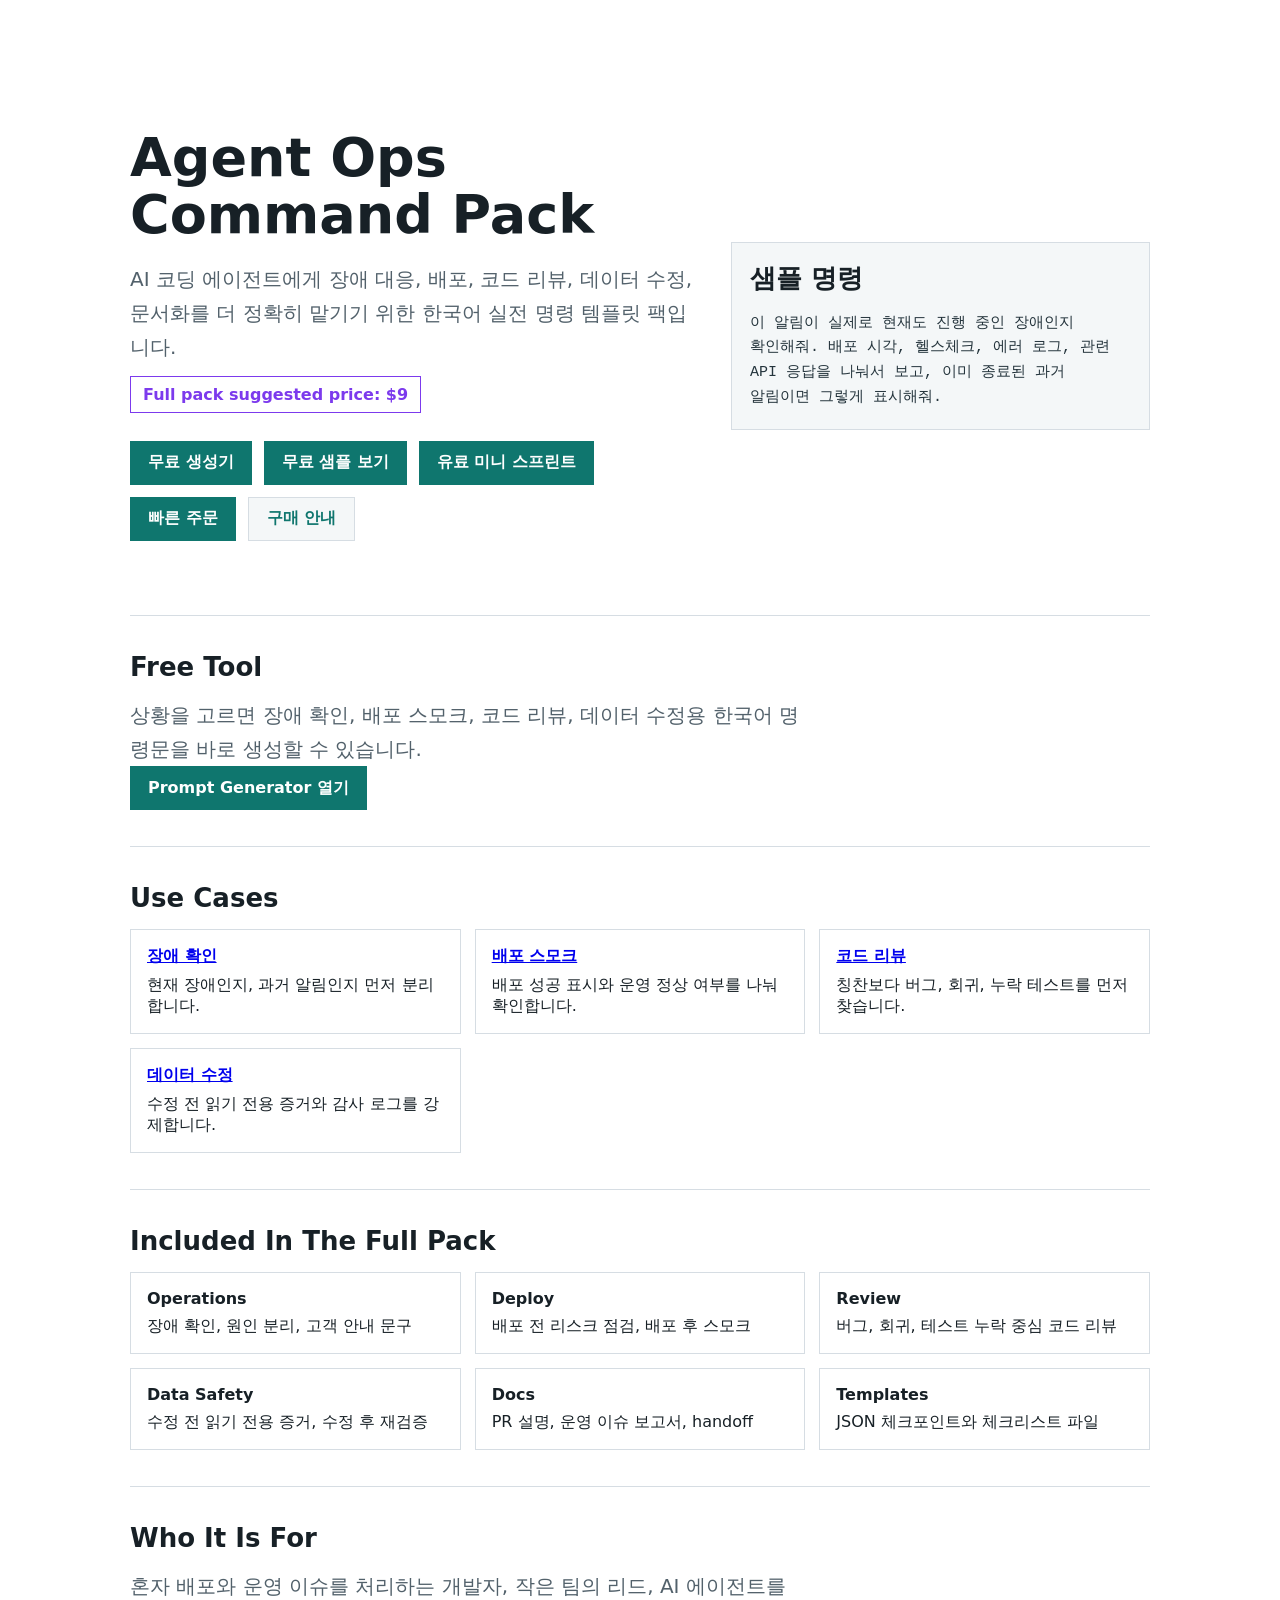
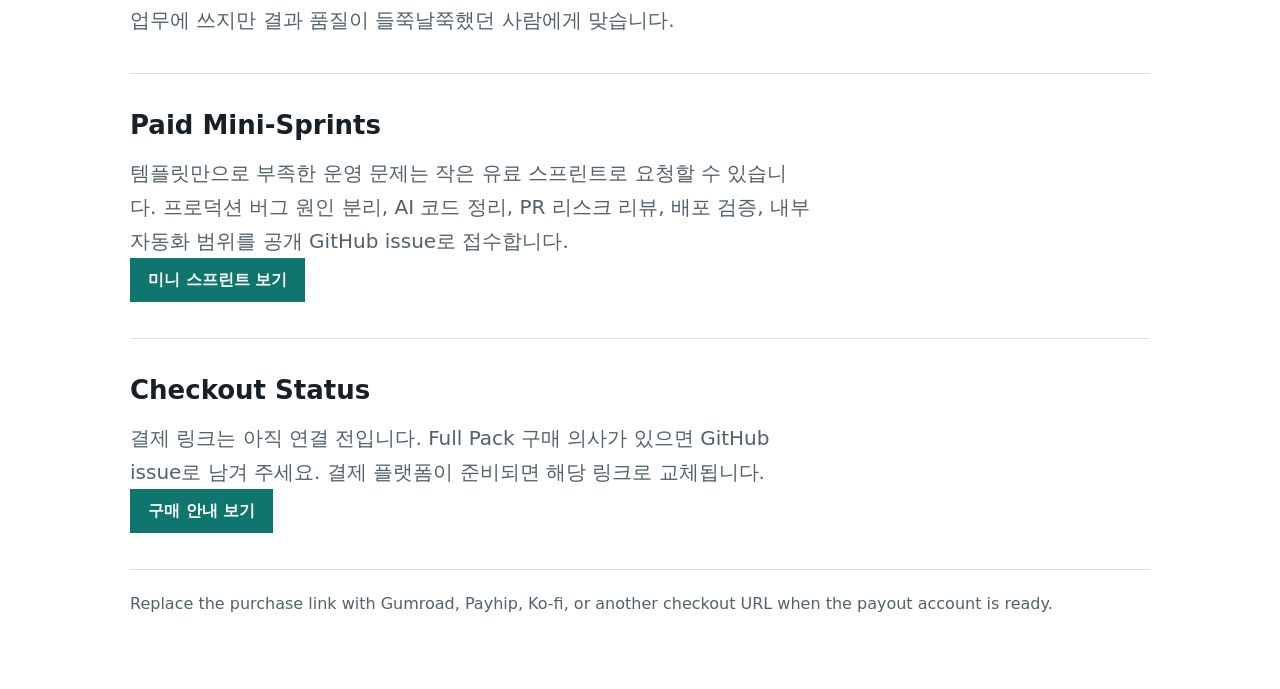
<file: index.html>
<!doctype html>
<html lang="ko">
  <head>
    <meta charset="utf-8" />
    <meta name="viewport" content="width=device-width, initial-scale=1" />
    <meta
      name="description"
      content="AI 코딩 에이전트에게 장애 대응, 배포, 코드 리뷰, 데이터 수정, 문서화를 맡길 때 쓰는 한국어 명령 템플릿 팩."
    />
    <link rel="canonical" href="https://mysubb01.github.io/agent-ops-command-pack-teaser/" />
    <meta property="og:type" content="product" />
    <meta property="og:title" content="Agent Ops Command Pack" />
    <meta
      property="og:description"
      content="AI 코딩 에이전트에게 운영 업무를 더 정확히 맡기기 위한 한국어 명령 템플릿 팩. Suggested launch price: 9 USD."
    />
    <meta property="og:url" content="https://mysubb01.github.io/agent-ops-command-pack-teaser/" />
    <meta name="twitter:card" content="summary" />
    <meta name="twitter:title" content="Agent Ops Command Pack" />
    <meta
      name="twitter:description"
      content="장애 대응, 배포, 코드 리뷰, 데이터 수정용 한국어 AI 에이전트 명령 템플릿 팩."
    />
    <script type="application/ld+json">
      {
        "@context": "https://schema.org",
        "@type": "Product",
        "name": "Agent Ops Command Pack",
        "description": "Korean command templates for using AI coding agents in incident triage, deployment checks, code review, data correction, and handoff workflows.",
        "brand": {
          "@type": "Brand",
          "name": "Agent Ops"
        },
        "url": "https://mysubb01.github.io/agent-ops-command-pack-teaser/",
        "offers": {
          "@type": "Offer",
          "price": "9",
          "priceCurrency": "USD",
          "availability": "https://schema.org/PreOrder",
          "url": "https://github.com/mysubb01/agent-ops-command-pack-teaser/issues/new?template=purchase-interest.yml"
        }
      }
    </script>
    <title>Agent Ops Command Pack</title>
    <style>
      :root {
        color-scheme: light;
        --ink: #172026;
        --muted: #52616b;
        --line: #d6dde3;
        --surface: #ffffff;
        --soft: #f4f7f8;
        --accent: #0f766e;
        --accent-2: #7c3aed;
      }
      * {
        box-sizing: border-box;
      }
      body {
        margin: 0;
        font-family: ui-sans-serif, system-ui, -apple-system, BlinkMacSystemFont, "Segoe UI", sans-serif;
        color: var(--ink);
        background: var(--surface);
      }
      main {
        max-width: 1060px;
        margin: 0 auto;
        padding: 56px 20px 76px;
      }
      .hero {
        display: grid;
        grid-template-columns: minmax(0, 1.15fr) minmax(320px, 0.85fr);
        gap: 34px;
        align-items: center;
        min-height: 560px;
        border-bottom: 1px solid var(--line);
      }
      h1 {
        margin: 0 0 18px;
        font-size: 54px;
        line-height: 1.05;
        letter-spacing: 0;
      }
      .lead {
        margin: 0;
        max-width: 680px;
        color: var(--muted);
        font-size: 20px;
        line-height: 1.7;
      }
      .actions {
        display: flex;
        flex-wrap: wrap;
        gap: 12px;
        margin-top: 28px;
      }
      a.button,
      a.cta {
        display: inline-flex;
        align-items: center;
        justify-content: center;
        min-height: 44px;
        padding: 0 18px;
        color: #fff;
        background: var(--accent);
        text-decoration: none;
        font-weight: 800;
      }
      a.button.secondary {
        color: var(--accent);
        background: var(--soft);
        border: 1px solid var(--line);
      }
      .preview {
        border: 1px solid var(--line);
        background: var(--soft);
        padding: 18px;
      }
      .preview h2 {
        margin-top: 0;
      }
      pre {
        margin: 0;
        white-space: pre-wrap;
        word-break: keep-all;
        line-height: 1.65;
        font-size: 15px;
        color: #24343c;
      }
      section {
        padding: 36px 0;
        border-bottom: 1px solid var(--line);
      }
      h2 {
        margin: 0 0 16px;
        font-size: 26px;
      }
      .grid {
        display: grid;
        grid-template-columns: repeat(3, minmax(0, 1fr));
        gap: 14px;
      }
      .cell {
        border: 1px solid var(--line);
        padding: 16px;
        background: #fff;
      }
      .cell strong {
        display: block;
        margin-bottom: 8px;
      }
      .price {
        display: inline-flex;
        margin-top: 12px;
        padding: 8px 12px;
        border: 1px solid var(--accent-2);
        color: var(--accent-2);
        font-weight: 800;
      }
      footer {
        padding-top: 24px;
        color: var(--muted);
      }
      @media (max-width: 780px) {
        .hero {
          grid-template-columns: 1fr;
          min-height: auto;
          padding-bottom: 34px;
        }
        h1 {
          font-size: 40px;
        }
        .grid {
          grid-template-columns: 1fr;
        }
      }
    </style>
  </head>
  <body>
    <main>
      <div class="hero">
        <div>
          <h1>Agent Ops Command Pack</h1>
          <p class="lead">
            AI 코딩 에이전트에게 장애 대응, 배포, 코드 리뷰, 데이터 수정, 문서화를 더 정확히 맡기기 위한 한국어 실전 명령 템플릿 팩입니다.
          </p>
          <div class="price">Full pack suggested price: $9</div>
          <div class="actions">
            <a class="button" href="generator.html">무료 생성기</a>
            <a class="button" href="samples.md">무료 샘플 보기</a>
            <a class="button" href="service.html">유료 미니 스프린트</a>
            <a class="button" href="order.html">빠른 주문</a>
            <a class="button secondary" href="buy.html">구매 안내</a>
          </div>
        </div>
        <div class="preview">
          <h2>샘플 명령</h2>
          <pre>이 알림이 실제로 현재도 진행 중인 장애인지 확인해줘. 배포 시각, 헬스체크, 에러 로그, 관련 API 응답을 나눠서 보고, 이미 종료된 과거 알림이면 그렇게 표시해줘.</pre>
        </div>
      </div>

      <section>
        <h2>Free Tool</h2>
        <p class="lead">
          상황을 고르면 장애 확인, 배포 스모크, 코드 리뷰, 데이터 수정용 한국어 명령문을 바로 생성할 수 있습니다.
        </p>
        <a class="cta" href="generator.html">Prompt Generator 열기</a>
      </section>

      <section>
        <h2>Use Cases</h2>
        <div class="grid">
          <div class="cell"><strong><a href="pages/incident-triage.html">장애 확인</a></strong>현재 장애인지, 과거 알림인지 먼저 분리합니다.</div>
          <div class="cell"><strong><a href="pages/deploy-smoke.html">배포 스모크</a></strong>배포 성공 표시와 운영 정상 여부를 나눠 확인합니다.</div>
          <div class="cell"><strong><a href="pages/code-review.html">코드 리뷰</a></strong>칭찬보다 버그, 회귀, 누락 테스트를 먼저 찾습니다.</div>
          <div class="cell"><strong><a href="pages/data-correction.html">데이터 수정</a></strong>수정 전 읽기 전용 증거와 감사 로그를 강제합니다.</div>
        </div>
      </section>

      <section>
        <h2>Included In The Full Pack</h2>
        <div class="grid">
          <div class="cell"><strong>Operations</strong>장애 확인, 원인 분리, 고객 안내 문구</div>
          <div class="cell"><strong>Deploy</strong>배포 전 리스크 점검, 배포 후 스모크</div>
          <div class="cell"><strong>Review</strong>버그, 회귀, 테스트 누락 중심 코드 리뷰</div>
          <div class="cell"><strong>Data Safety</strong>수정 전 읽기 전용 증거, 수정 후 재검증</div>
          <div class="cell"><strong>Docs</strong>PR 설명, 운영 이슈 보고서, handoff</div>
          <div class="cell"><strong>Templates</strong>JSON 체크포인트와 체크리스트 파일</div>
        </div>
      </section>

      <section>
        <h2>Who It Is For</h2>
        <p class="lead">
          혼자 배포와 운영 이슈를 처리하는 개발자, 작은 팀의 리드, AI 에이전트를 업무에 쓰지만 결과 품질이 들쭉날쭉했던 사람에게 맞습니다.
        </p>
      </section>

      <section>
        <h2>Paid Mini-Sprints</h2>
        <p class="lead">
          템플릿만으로 부족한 운영 문제는 작은 유료 스프린트로 요청할 수 있습니다. 프로덕션 버그 원인 분리, AI 코드 정리, PR 리스크 리뷰, 배포 검증, 내부 자동화 범위를 공개 GitHub issue로 접수합니다.
        </p>
        <a class="cta" href="service.html">미니 스프린트 보기</a>
      </section>

      <section>
        <h2>Checkout Status</h2>
        <p class="lead">
          결제 링크는 아직 연결 전입니다. Full Pack 구매 의사가 있으면 GitHub issue로 남겨 주세요. 결제 플랫폼이 준비되면 해당 링크로 교체됩니다.
        </p>
        <a class="cta" href="buy.html">구매 안내 보기</a>
      </section>

      <footer>
        Replace the purchase link with Gumroad, Payhip, Ko-fi, or another checkout URL when the payout account is ready.
      </footer>
    </main>
  </body>
</html>
</file>
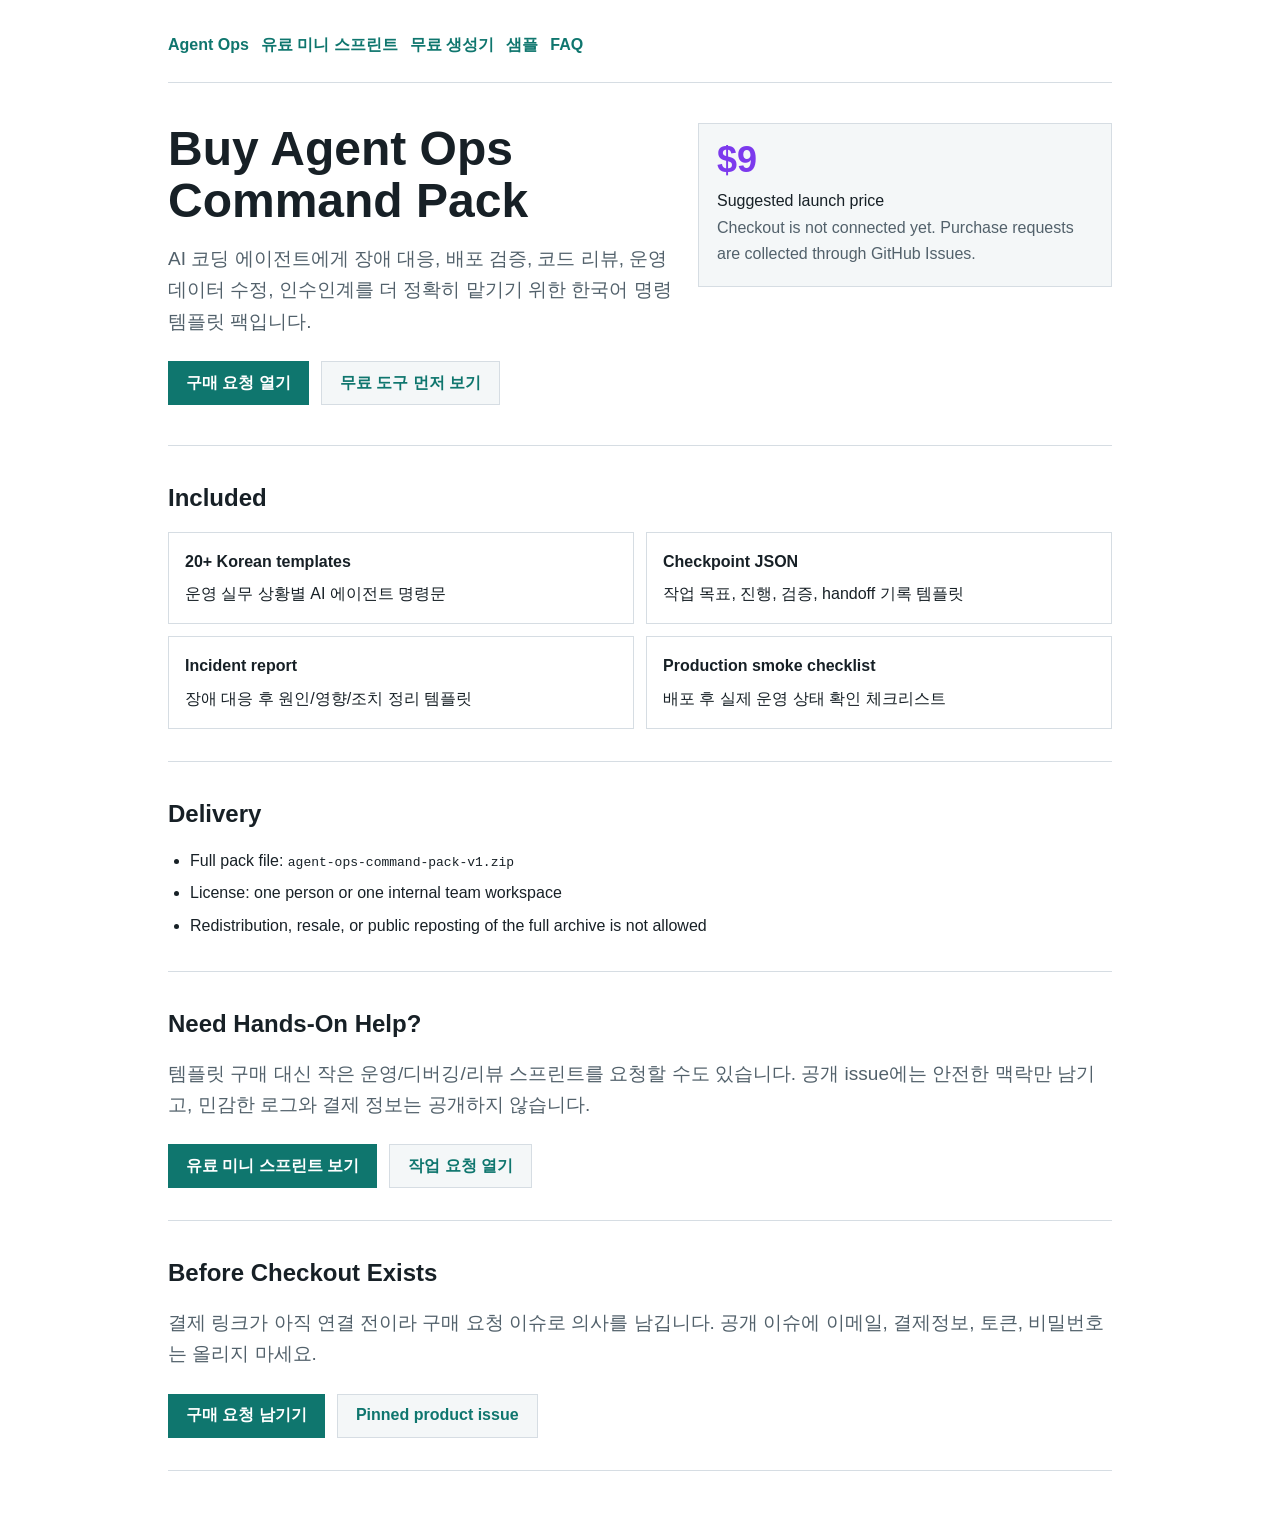
<file: buy.html>
<!doctype html>
<html lang="ko">
  <head>
    <meta charset="utf-8" />
    <meta name="viewport" content="width=device-width, initial-scale=1" />
    <meta
      name="description"
      content="Agent Ops Command Pack 구매 안내. 한국어 AI 에이전트 운영 명령 템플릿 전체 팩 구성, 가격, 라이선스, 구매 요청 방법."
    />
    <link rel="canonical" href="https://mysubb01.github.io/agent-ops-command-pack-teaser/buy.html" />
    <meta property="og:type" content="product" />
    <meta property="og:title" content="Buy Agent Ops Command Pack" />
    <meta property="og:description" content="20+ Korean AI-agent operations templates. Suggested launch price: 9 USD." />
    <meta property="og:url" content="https://mysubb01.github.io/agent-ops-command-pack-teaser/buy.html" />
    <meta name="twitter:card" content="summary" />
    <meta name="twitter:title" content="Buy Agent Ops Command Pack" />
    <meta name="twitter:description" content="가격, 구성, 라이선스, 구매 요청 방법을 확인하세요." />
    <script type="application/ld+json">
      {
        "@context": "https://schema.org",
        "@type": "Product",
        "name": "Agent Ops Command Pack",
        "description": "Korean command templates for AI coding agent operations workflows.",
        "url": "https://mysubb01.github.io/agent-ops-command-pack-teaser/buy.html",
        "offers": {
          "@type": "Offer",
          "price": "9",
          "priceCurrency": "USD",
          "availability": "https://schema.org/PreOrder",
          "url": "https://github.com/mysubb01/agent-ops-command-pack-teaser/issues/new?template=purchase-interest.yml"
        }
      }
    </script>
    <title>Buy Agent Ops Command Pack</title>
    <style>
      :root {
        color-scheme: light;
        --ink: #172026;
        --muted: #52616b;
        --line: #d6dde3;
        --surface: #ffffff;
        --soft: #f4f7f8;
        --accent: #0f766e;
        --accent-2: #7c3aed;
        --focus: #2563eb;
      }
      * {
        box-sizing: border-box;
      }
      body {
        margin: 0;
        font-family: ui-sans-serif, "Avenir Next", "Segoe UI", sans-serif;
        color: var(--ink);
        background: var(--surface);
        line-height: 1.65;
      }
      main {
        max-width: 980px;
        margin: 0 auto;
        padding: 32px 18px 64px;
      }
      nav {
        display: flex;
        flex-wrap: wrap;
        gap: 12px;
        padding-bottom: 24px;
        border-bottom: 1px solid var(--line);
      }
      nav a,
      a {
        color: var(--accent);
      }
      nav a {
        font-weight: 760;
        text-decoration: none;
      }
      a:focus-visible {
        outline: 3px solid color-mix(in srgb, var(--focus) 28%, transparent);
        outline-offset: 3px;
      }
      .hero {
        display: grid;
        grid-template-columns: minmax(0, 1.1fr) minmax(260px, 0.9fr);
        gap: 24px;
        align-items: start;
        padding: 40px 0;
        border-bottom: 1px solid var(--line);
      }
      h1 {
        margin: 0 0 16px;
        font-size: 48px;
        line-height: 1.08;
        letter-spacing: 0;
      }
      h2 {
        margin: 0 0 14px;
        font-size: 24px;
      }
      p {
        margin: 0;
      }
      .lead {
        color: var(--muted);
        font-size: 19px;
      }
      .price {
        border: 1px solid var(--line);
        background: var(--soft);
        padding: 18px;
      }
      .price strong {
        display: block;
        color: var(--accent-2);
        font-size: 36px;
        line-height: 1;
        margin-bottom: 10px;
      }
      .actions {
        display: flex;
        flex-wrap: wrap;
        gap: 12px;
        margin-top: 24px;
      }
      .button {
        display: inline-flex;
        align-items: center;
        justify-content: center;
        min-height: 44px;
        padding: 0 18px;
        color: #ffffff;
        background: var(--accent);
        text-decoration: none;
        font-weight: 800;
      }
      .button.secondary {
        color: var(--accent);
        background: var(--soft);
        border: 1px solid var(--line);
      }
      section {
        padding: 32px 0;
        border-bottom: 1px solid var(--line);
      }
      .grid {
        display: grid;
        grid-template-columns: repeat(2, minmax(0, 1fr));
        gap: 12px;
      }
      .cell {
        border: 1px solid var(--line);
        padding: 16px;
      }
      .cell strong {
        display: block;
        margin-bottom: 6px;
      }
      ul {
        margin: 0;
        padding-left: 22px;
      }
      li + li {
        margin-top: 6px;
      }
      .note {
        color: var(--muted);
      }
      @media (max-width: 720px) {
        .hero,
        .grid {
          grid-template-columns: 1fr;
        }
        h1 {
          font-size: 36px;
        }
      }
    </style>
  </head>
  <body>
    <main>
      <nav aria-label="Product links">
        <a href="index.html">Agent Ops</a>
        <a href="service.html">유료 미니 스프린트</a>
        <a href="generator.html">무료 생성기</a>
        <a href="samples.md">샘플</a>
        <a href="FAQ.md">FAQ</a>
      </nav>

      <div class="hero">
        <div>
          <h1>Buy Agent Ops Command Pack</h1>
          <p class="lead">
            AI 코딩 에이전트에게 장애 대응, 배포 검증, 코드 리뷰, 운영 데이터 수정, 인수인계를 더 정확히 맡기기 위한 한국어 명령 템플릿 팩입니다.
          </p>
          <div class="actions">
            <a class="button" href="https://github.com/mysubb01/agent-ops-command-pack-teaser/issues/new?template=purchase-interest.yml">구매 요청 열기</a>
            <a class="button secondary" href="https://mysubb01.github.io/agent-ops-prompt-generator/">무료 도구 먼저 보기</a>
          </div>
        </div>
        <aside class="price" aria-label="Price and delivery">
          <strong>$9</strong>
          <p>Suggested launch price</p>
          <p class="note">Checkout is not connected yet. Purchase requests are collected through GitHub Issues.</p>
        </aside>
      </div>

      <section>
        <h2>Included</h2>
        <div class="grid">
          <div class="cell"><strong>20+ Korean templates</strong>운영 실무 상황별 AI 에이전트 명령문</div>
          <div class="cell"><strong>Checkpoint JSON</strong>작업 목표, 진행, 검증, handoff 기록 템플릿</div>
          <div class="cell"><strong>Incident report</strong>장애 대응 후 원인/영향/조치 정리 템플릿</div>
          <div class="cell"><strong>Production smoke checklist</strong>배포 후 실제 운영 상태 확인 체크리스트</div>
        </div>
      </section>

      <section>
        <h2>Delivery</h2>
        <ul>
          <li>Full pack file: <code>agent-ops-command-pack-v1.zip</code></li>
          <li>License: one person or one internal team workspace</li>
          <li>Redistribution, resale, or public reposting of the full archive is not allowed</li>
        </ul>
      </section>

      <section>
        <h2>Need Hands-On Help?</h2>
        <p class="lead">
          템플릿 구매 대신 작은 운영/디버깅/리뷰 스프린트를 요청할 수도 있습니다. 공개 issue에는 안전한 맥락만 남기고, 민감한 로그와 결제 정보는 공개하지 않습니다.
        </p>
        <div class="actions">
          <a class="button" href="service.html">유료 미니 스프린트 보기</a>
          <a class="button secondary" href="https://github.com/mysubb01/agent-ops-command-pack-teaser/issues/new?template=paid-sprint.yml">작업 요청 열기</a>
        </div>
      </section>

      <section>
        <h2>Before Checkout Exists</h2>
        <p class="lead">
          결제 링크가 아직 연결 전이라 구매 요청 이슈로 의사를 남깁니다. 공개 이슈에 이메일, 결제정보, 토큰, 비밀번호는 올리지 마세요.
        </p>
        <div class="actions">
          <a class="button" href="https://github.com/mysubb01/agent-ops-command-pack-teaser/issues/new?template=purchase-interest.yml">구매 요청 남기기</a>
          <a class="button secondary" href="https://github.com/mysubb01/agent-ops-command-pack-teaser/issues/1">Pinned product issue</a>
        </div>
      </section>
    </main>
  </body>
</html>
</file>
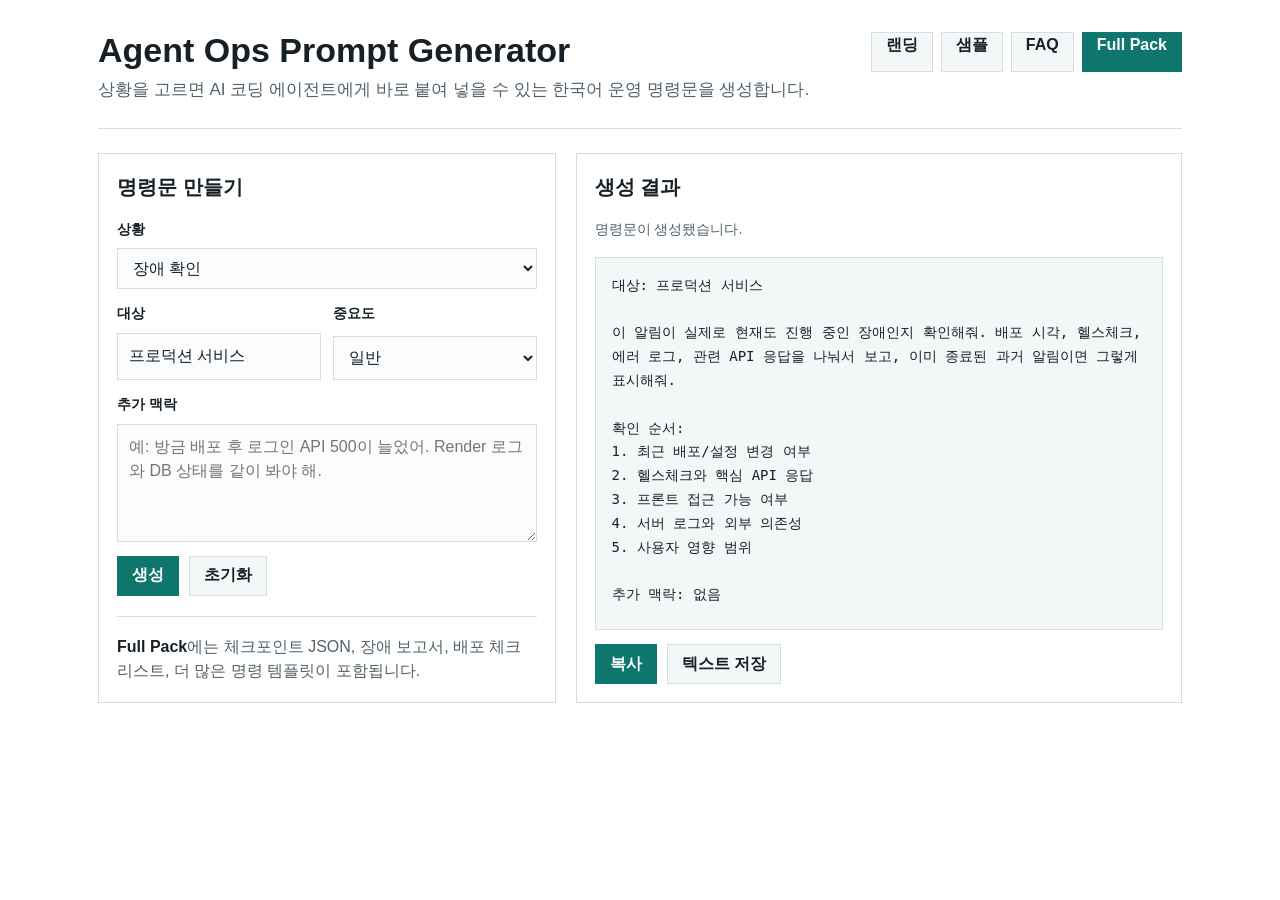
<file: generator.html>
<!doctype html>
<html lang="ko">
  <head>
    <meta charset="utf-8" />
    <meta name="viewport" content="width=device-width, initial-scale=1" />
    <meta
      name="description"
      content="운영, 배포, 코드 리뷰 상황에 맞는 한국어 AI 에이전트 명령문을 바로 생성하는 무료 도구."
    />
    <title>Agent Ops Prompt Generator</title>
    <style>
      :root {
        color-scheme: light;
        --ink: #172026;
        --muted: #52616b;
        --line: #d6dde3;
        --paper: #ffffff;
        --soft: #f4f7f8;
        --field: #fbfcfd;
        --primary: #0f766e;
        --primary-ink: #0b4f4a;
        --accent: #7c3aed;
        --warn: #a16207;
        --error: #b42318;
        --focus: #2563eb;
      }
      * {
        box-sizing: border-box;
      }
      body {
        margin: 0;
        font-family: ui-sans-serif, "Avenir Next", "Segoe UI", sans-serif;
        color: var(--ink);
        background: var(--paper);
        line-height: 1.55;
      }
      main {
        max-width: 1120px;
        margin: 0 auto;
        padding: 32px 18px 56px;
      }
      header {
        display: flex;
        align-items: flex-start;
        justify-content: space-between;
        gap: 18px;
        padding-bottom: 24px;
        border-bottom: 1px solid var(--line);
      }
      .title h1 {
        margin: 0 0 8px;
        font-size: 34px;
        line-height: 1.1;
        letter-spacing: 0;
      }
      .title p {
        max-width: 720px;
        margin: 0;
        color: var(--muted);
        font-size: 17px;
      }
      .nav {
        display: flex;
        gap: 8px;
        flex-wrap: wrap;
        justify-content: flex-end;
      }
      a.button,
      button {
        appearance: none;
        border: 1px solid var(--line);
        background: var(--soft);
        color: var(--ink);
        min-height: 40px;
        padding: 0 14px;
        font: inherit;
        font-weight: 760;
        cursor: pointer;
        text-decoration: none;
      }
      a.button.primary,
      button.primary {
        border-color: var(--primary);
        background: var(--primary);
        color: #ffffff;
      }
      a.button:focus-visible,
      button:focus-visible,
      select:focus-visible,
      textarea:focus-visible,
      input:focus-visible {
        outline: 3px solid color-mix(in srgb, var(--focus) 28%, transparent);
        outline-offset: 2px;
      }
      .workspace {
        display: grid;
        grid-template-columns: minmax(310px, 0.86fr) minmax(0, 1.14fr);
        gap: 20px;
        padding-top: 24px;
      }
      .panel {
        border: 1px solid var(--line);
        background: var(--paper);
        padding: 18px;
      }
      .panel h2 {
        margin: 0 0 16px;
        font-size: 20px;
        letter-spacing: 0;
      }
      .field {
        display: grid;
        gap: 8px;
        margin-bottom: 14px;
      }
      label {
        font-weight: 760;
        font-size: 14px;
      }
      select,
      textarea,
      input {
        width: 100%;
        border: 1px solid var(--line);
        background: var(--field);
        color: var(--ink);
        font: inherit;
        padding: 10px 11px;
      }
      textarea {
        min-height: 118px;
        resize: vertical;
      }
      .row {
        display: grid;
        grid-template-columns: 1fr 1fr;
        gap: 12px;
      }
      .output {
        min-height: 420px;
        display: grid;
        grid-template-rows: auto 1fr auto;
        gap: 14px;
      }
      .status {
        min-height: 24px;
        color: var(--muted);
        font-size: 14px;
      }
      .status.error {
        color: var(--error);
      }
      pre {
        margin: 0;
        padding: 16px;
        border: 1px solid var(--line);
        background: var(--soft);
        white-space: pre-wrap;
        word-break: keep-all;
        overflow-wrap: anywhere;
        font-family: ui-monospace, "SFMono-Regular", Menlo, Consolas, monospace;
        font-size: 14px;
        line-height: 1.7;
      }
      .actions {
        display: flex;
        flex-wrap: wrap;
        gap: 10px;
      }
      .upsell {
        margin-top: 20px;
        padding-top: 18px;
        border-top: 1px solid var(--line);
        color: var(--muted);
      }
      .upsell strong {
        color: var(--ink);
      }
      @media (max-width: 840px) {
        header,
        .workspace {
          grid-template-columns: 1fr;
          display: grid;
        }
        .nav {
          justify-content: flex-start;
        }
      }
      @media (max-width: 560px) {
        .title h1 {
          font-size: 28px;
        }
        .row {
          grid-template-columns: 1fr;
        }
        main {
          padding-inline: 14px;
        }
      }
    </style>
  </head>
  <body>
    <main>
      <header>
        <div class="title">
          <h1>Agent Ops Prompt Generator</h1>
          <p>상황을 고르면 AI 코딩 에이전트에게 바로 붙여 넣을 수 있는 한국어 운영 명령문을 생성합니다.</p>
        </div>
        <nav class="nav" aria-label="Product links">
          <a class="button" href="index.html">랜딩</a>
          <a class="button" href="samples.md">샘플</a>
          <a class="button" href="FAQ.md">FAQ</a>
          <a class="button primary" href="https://github.com/mysubb01/agent-ops-command-pack-teaser/issues/new?template=purchase-interest.yml">Full Pack</a>
        </nav>
      </header>

      <div class="workspace">
        <section class="panel" aria-labelledby="builder-title">
          <h2 id="builder-title">명령문 만들기</h2>
          <div class="field">
            <label for="scenario">상황</label>
            <select id="scenario">
              <option value="incident">장애 확인</option>
              <option value="deploy">배포 후 스모크</option>
              <option value="review">코드 리뷰</option>
              <option value="data">데이터 수정</option>
              <option value="frontend">프론트 버그</option>
              <option value="handoff">문서화/인수인계</option>
            </select>
          </div>
          <div class="row">
            <div class="field">
              <label for="scope">대상</label>
              <input id="scope" value="프로덕션 서비스" />
            </div>
            <div class="field">
              <label for="risk">중요도</label>
              <select id="risk">
                <option value="normal">일반</option>
                <option value="high">높음</option>
                <option value="money">돈/권한 관련</option>
              </select>
            </div>
          </div>
          <div class="field">
            <label for="context">추가 맥락</label>
            <textarea id="context" placeholder="예: 방금 배포 후 로그인 API 500이 늘었어. Render 로그와 DB 상태를 같이 봐야 해."></textarea>
          </div>
          <div class="actions">
            <button class="primary" id="generate">생성</button>
            <button id="reset">초기화</button>
          </div>
          <div class="upsell">
            <strong>Full Pack</strong>에는 체크포인트 JSON, 장애 보고서, 배포 체크리스트, 더 많은 명령 템플릿이 포함됩니다.
          </div>
        </section>

        <section class="panel output" aria-labelledby="output-title">
          <div>
            <h2 id="output-title">생성 결과</h2>
            <div class="status" id="status">기본 장애 확인 명령문이 준비됐습니다.</div>
          </div>
          <pre id="result" tabindex="0"></pre>
          <div class="actions">
            <button class="primary" id="copy">복사</button>
            <button id="download">텍스트 저장</button>
          </div>
        </section>
      </div>
    </main>

    <script>
      const templates = {
        incident: ({ scope, context, risk }) => `대상: ${scope}

이 알림이 실제로 현재도 진행 중인 장애인지 확인해줘. 배포 시각, 헬스체크, 에러 로그, 관련 API 응답을 나눠서 보고, 이미 종료된 과거 알림이면 그렇게 표시해줘.

확인 순서:
1. 최근 배포/설정 변경 여부
2. 헬스체크와 핵심 API 응답
3. 프론트 접근 가능 여부
4. 서버 로그와 외부 의존성
5. 사용자 영향 범위

${risk === "high" ? "중요도가 높으니 현재 영향, 즉시 조치, 롤백 필요 여부를 먼저 말해줘." : ""}
${risk === "money" ? "돈/권한과 관련될 수 있으니 잔액, 권한, 감사 로그는 읽기 전용으로 먼저 확인하고 수정은 별도 승인 전까지 하지 마." : ""}
추가 맥락: ${context || "없음"}`,
        deploy: ({ scope, context, risk }) => `대상: ${scope}

배포가 끝났다고 가정하지 말고 실제 운영 주소 기준으로 확인해줘. 헬스체크, 핵심 API, 주요 화면, 콘솔/네트워크 에러, 데이터 반영 여부를 확인하고 결과를 표로 남겨줘.

필수 확인:
1. 배포 커밋/브랜치
2. 헬스체크
3. 로그인/세션
4. 핵심 조회 API
5. 핵심 변경 API
6. 주요 화면 모바일/데스크톱
7. 배포 후 새 로그 에러

${risk === "high" ? "문제가 하나라도 있으면 정상 배포라고 말하지 말고 롤백/핫픽스 판단을 먼저 해줘." : ""}
${risk === "money" ? "돈/권한 경로는 실제 변경 요청 전 읽기 전용 검증과 감사 로그 확인을 우선해줘." : ""}
추가 맥락: ${context || "없음"}`,
        review: ({ scope, context, risk }) => `대상: ${scope}

코드 리뷰 모드로 봐줘. 칭찬보다 버그, 회귀, 보안, 누락 테스트를 먼저 찾아줘. 파일/라인 근거를 붙이고, 심각도 순서로 정리해줘.

리뷰 기준:
1. 요구사항 충족 여부
2. 회귀 가능성
3. 인증/권한/데이터 경계
4. 실패 상태와 빈 데이터
5. 테스트 누락
6. 배포 리스크

${risk === "money" ? "돈/권한 관련 변경이면 원장, 감사 로그, idempotency, rollback 가능성을 별도 항목으로 확인해줘." : ""}
추가 맥락: ${context || "없음"}`,
        data: ({ scope, context, risk }) => `대상: ${scope}

실제 데이터를 수정하기 전에 읽기 전용 쿼리로 현재 상태를 증명해줘. 어떤 row를 왜 바꾸는지, 변경 전 값과 변경 후 예상 값을 먼저 보여줘. 수정 후에는 같은 기준으로 재조회하고 감사 로그를 남겨줘.

진행 규칙:
1. 수정 대상 row를 먼저 특정
2. 변경 전 값을 표로 기록
3. 단일 진실 테이블이 무엇인지 확인
4. 최소 변경만 실행
5. 변경 후 재조회
6. 감사 로그/운영 기록 남김

${risk === "money" || risk === "high" ? "잔액이나 권한을 직접 덮어쓰지 말고 원장/의무/정산 흐름 중 어느 경로가 맞는지 먼저 판단해줘." : ""}
추가 맥락: ${context || "없음"}`,
        frontend: ({ scope, context, risk }) => `대상: ${scope}

이 화면 버그를 DOM, 네트워크 응답, 상태 관리, CSS 레이아웃으로 나눠서 확인해줘. 스크린샷이나 브라우저 검증이 가능하면 실제 화면 기준으로 판단해줘.

확인 기준:
1. 재현 경로
2. 네트워크 응답
3. 상태 값 변화
4. DOM/CSS 레이아웃
5. 모바일 폭
6. 콘솔 에러

임시 방어 코드를 여러 곳에 넣지 말고, 데이터가 잘못 만들어지는 원천이나 상태 흐름의 단일 제어 지점을 찾아서 고쳐줘.
${risk === "high" ? "사용자 주요 흐름을 막는 버그라면 우회 방법과 배포 우선순위도 같이 판단해줘." : ""}
추가 맥락: ${context || "없음"}`,
        handoff: ({ scope, context, risk }) => `대상: ${scope}

이번 작업을 나중에 다시 찾기 쉽게 문서화해줘. 문제, 원인, 변경 파일, 검증 명령, 남은 리스크, 다음 사람이 이어받을 때 볼 위치를 짧게 정리해줘.

포함 항목:
1. 문제 요약
2. 원인
3. 변경 내용
4. 검증 결과
5. 남은 리스크
6. 다음 행동

${risk === "money" ? "돈/권한 관련 사항은 변경 전후 값과 감사 로그 위치를 반드시 포함해줘." : ""}
추가 맥락: ${context || "없음"}`
      };

      const scenario = document.querySelector("#scenario");
      const scopeInput = document.querySelector("#scope");
      const risk = document.querySelector("#risk");
      const contextInput = document.querySelector("#context");
      const result = document.querySelector("#result");
      const status = document.querySelector("#status");

      function buildPrompt() {
        const data = {
          scope: scopeInput.value.trim() || "프로덕션 서비스",
          risk: risk.value,
          context: contextInput.value.trim()
        };
        result.textContent = templates[scenario.value](data).replace(/\n{3,}/g, "\n\n").trim();
        status.textContent = "명령문이 생성됐습니다.";
        status.classList.remove("error");
      }

      document.querySelector("#generate").addEventListener("click", buildPrompt);
      document.querySelector("#reset").addEventListener("click", () => {
        scenario.value = "incident";
        scopeInput.value = "프로덕션 서비스";
        risk.value = "normal";
        contextInput.value = "";
        buildPrompt();
      });
      document.querySelector("#copy").addEventListener("click", async () => {
        try {
          await navigator.clipboard.writeText(result.textContent);
          status.textContent = "복사됐습니다.";
          status.classList.remove("error");
        } catch {
          status.textContent = "복사 권한이 막혔습니다. 결과 영역을 직접 선택해 복사해 주세요.";
          status.classList.add("error");
        }
      });
      document.querySelector("#download").addEventListener("click", () => {
        const blob = new Blob([result.textContent], { type: "text/plain;charset=utf-8" });
        const url = URL.createObjectURL(blob);
        const link = document.createElement("a");
        link.href = url;
        link.download = "agent-ops-prompt.txt";
        document.body.append(link);
        link.click();
        link.remove();
        URL.revokeObjectURL(url);
      });

      buildPrompt();
    </script>
  </body>
</html>
</file>
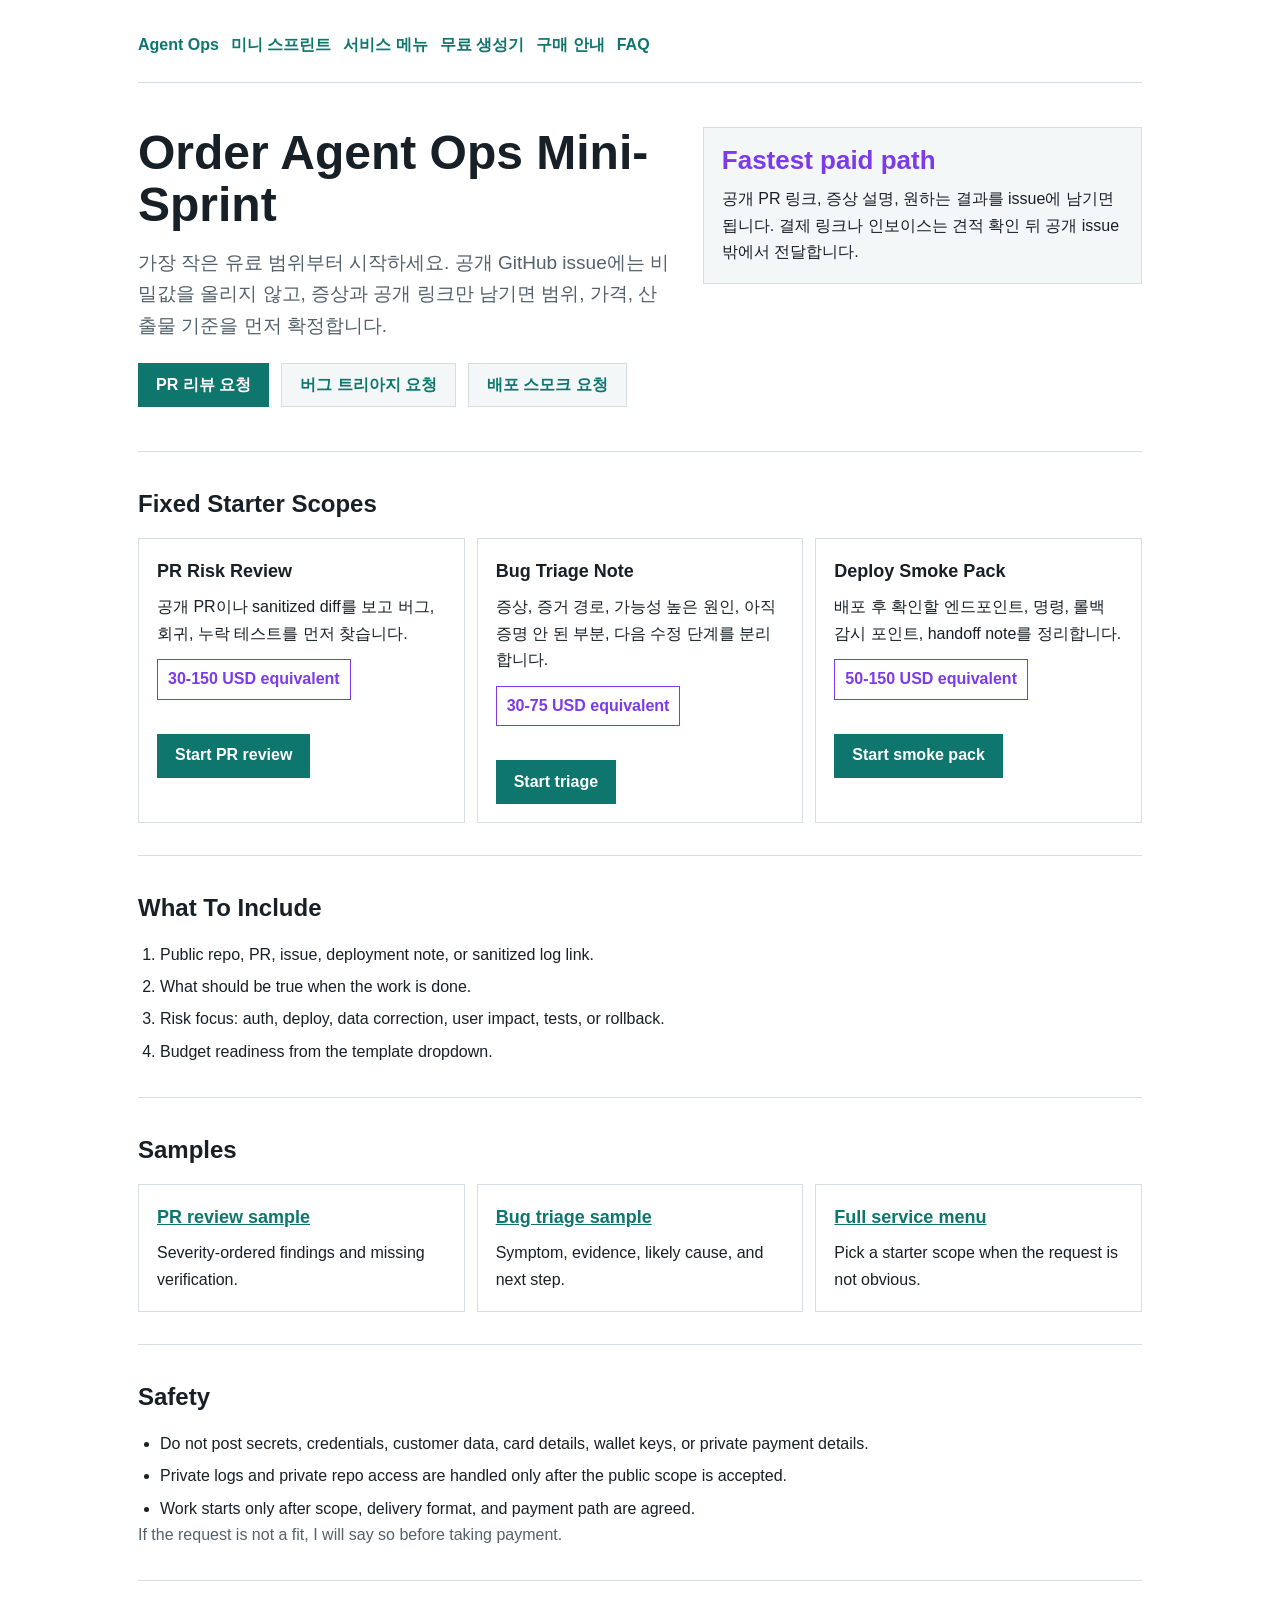
<file: order.html>
<!doctype html>
<html lang="ko">
  <head>
    <meta charset="utf-8" />
    <meta name="viewport" content="width=device-width, initial-scale=1" />
    <meta
      name="description"
      content="Agent Ops 미니 스프린트를 빠르게 주문하기 위한 고정 범위 선택 페이지. 버그 트리아지, PR 리스크 리뷰, 배포 스모크팩을 선택할 수 있습니다."
    />
    <link rel="canonical" href="https://mysubb01.github.io/agent-ops-command-pack-teaser/order.html" />
    <meta property="og:type" content="website" />
    <meta property="og:title" content="Order Agent Ops Mini-Sprint" />
    <meta
      property="og:description"
      content="Choose a fixed-scope Agent Ops mini-sprint and open a sanitized GitHub request."
    />
    <meta property="og:url" content="https://mysubb01.github.io/agent-ops-command-pack-teaser/order.html" />
    <meta name="twitter:card" content="summary" />
    <meta name="twitter:title" content="Order Agent Ops Mini-Sprint" />
    <meta name="twitter:description" content="버그 트리아지, PR 리뷰, 배포 스모크팩을 고정 범위로 요청하세요." />
    <title>Order Agent Ops Mini-Sprint</title>
    <style>
      :root {
        color-scheme: light;
        --ink: #172026;
        --muted: #52616b;
        --line: #d6dde3;
        --surface: #ffffff;
        --soft: #f4f7f8;
        --accent: #0f766e;
        --accent-2: #7c3aed;
        --focus: #2563eb;
      }
      * {
        box-sizing: border-box;
      }
      body {
        margin: 0;
        font-family: ui-sans-serif, "Avenir Next", "Segoe UI", sans-serif;
        color: var(--ink);
        background: var(--surface);
        line-height: 1.65;
      }
      main {
        max-width: 1040px;
        margin: 0 auto;
        padding: 32px 18px 64px;
      }
      nav {
        display: flex;
        flex-wrap: wrap;
        gap: 12px;
        padding-bottom: 24px;
        border-bottom: 1px solid var(--line);
      }
      nav a,
      a {
        color: var(--accent);
      }
      nav a {
        font-weight: 760;
        text-decoration: none;
      }
      a:focus-visible {
        outline: 3px solid color-mix(in srgb, var(--focus) 28%, transparent);
        outline-offset: 3px;
      }
      .hero {
        display: grid;
        grid-template-columns: minmax(0, 1.1fr) minmax(280px, 0.9fr);
        gap: 28px;
        align-items: start;
        padding: 44px 0;
        border-bottom: 1px solid var(--line);
      }
      h1 {
        margin: 0 0 16px;
        font-size: 48px;
        line-height: 1.08;
        letter-spacing: 0;
      }
      h2 {
        margin: 0 0 14px;
        font-size: 24px;
      }
      p {
        margin: 0;
      }
      .lead {
        color: var(--muted);
        font-size: 19px;
      }
      .panel,
      .offer {
        border: 1px solid var(--line);
        background: var(--soft);
        padding: 18px;
      }
      .panel strong {
        display: block;
        color: var(--accent-2);
        font-size: 26px;
        line-height: 1.15;
        margin-bottom: 10px;
      }
      .actions {
        display: flex;
        flex-wrap: wrap;
        gap: 12px;
        margin-top: 22px;
      }
      .button {
        display: inline-flex;
        align-items: center;
        justify-content: center;
        min-height: 44px;
        padding: 0 18px;
        color: #ffffff;
        background: var(--accent);
        text-decoration: none;
        font-weight: 800;
      }
      .button.secondary {
        color: var(--accent);
        background: var(--soft);
        border: 1px solid var(--line);
      }
      section {
        padding: 32px 0;
        border-bottom: 1px solid var(--line);
      }
      .grid {
        display: grid;
        grid-template-columns: repeat(3, minmax(0, 1fr));
        gap: 12px;
      }
      .offer {
        background: #ffffff;
      }
      .offer strong {
        display: block;
        margin-bottom: 8px;
        font-size: 18px;
      }
      .price {
        display: inline-flex;
        margin: 12px 0;
        padding: 6px 10px;
        border: 1px solid var(--accent-2);
        color: var(--accent-2);
        font-weight: 800;
      }
      ul,
      ol {
        margin: 0;
        padding-left: 22px;
      }
      li + li {
        margin-top: 6px;
      }
      .note {
        color: var(--muted);
      }
      @media (max-width: 760px) {
        .hero,
        .grid {
          grid-template-columns: 1fr;
        }
        h1 {
          font-size: 36px;
        }
      }
    </style>
  </head>
  <body>
    <main>
      <nav aria-label="Product links">
        <a href="index.html">Agent Ops</a>
        <a href="service.html">미니 스프린트</a>
        <a href="SERVICE_MENU.md">서비스 메뉴</a>
        <a href="generator.html">무료 생성기</a>
        <a href="buy.html">구매 안내</a>
        <a href="FAQ.md">FAQ</a>
      </nav>

      <div class="hero">
        <div>
          <h1>Order Agent Ops Mini-Sprint</h1>
          <p class="lead">
            가장 작은 유료 범위부터 시작하세요. 공개 GitHub issue에는 비밀값을 올리지 않고, 증상과 공개 링크만 남기면 범위, 가격, 산출물 기준을 먼저 확정합니다.
          </p>
          <div class="actions">
            <a class="button" href="https://github.com/mysubb01/agent-ops-command-pack-teaser/issues/new?template=starter-pr-risk-review.yml">PR 리뷰 요청</a>
            <a class="button secondary" href="https://github.com/mysubb01/agent-ops-command-pack-teaser/issues/new?template=starter-bug-triage.yml">버그 트리아지 요청</a>
            <a class="button secondary" href="https://github.com/mysubb01/agent-ops-command-pack-teaser/issues/new?template=starter-deploy-smoke.yml">배포 스모크 요청</a>
          </div>
        </div>
        <aside class="panel" aria-label="Fast order rule">
          <strong>Fastest paid path</strong>
          <p>공개 PR 링크, 증상 설명, 원하는 결과를 issue에 남기면 됩니다. 결제 링크나 인보이스는 견적 확인 뒤 공개 issue 밖에서 전달합니다.</p>
        </aside>
      </div>

      <section>
        <h2>Fixed Starter Scopes</h2>
        <div class="grid">
          <div class="offer">
            <strong>PR Risk Review</strong>
            <p>공개 PR이나 sanitized diff를 보고 버그, 회귀, 누락 테스트를 먼저 찾습니다.</p>
            <div class="price">30-150 USD equivalent</div>
            <div class="actions">
              <a class="button" href="https://github.com/mysubb01/agent-ops-command-pack-teaser/issues/new?template=starter-pr-risk-review.yml">Start PR review</a>
            </div>
          </div>
          <div class="offer">
            <strong>Bug Triage Note</strong>
            <p>증상, 증거 경로, 가능성 높은 원인, 아직 증명 안 된 부분, 다음 수정 단계를 분리합니다.</p>
            <div class="price">30-75 USD equivalent</div>
            <div class="actions">
              <a class="button" href="https://github.com/mysubb01/agent-ops-command-pack-teaser/issues/new?template=starter-bug-triage.yml">Start triage</a>
            </div>
          </div>
          <div class="offer">
            <strong>Deploy Smoke Pack</strong>
            <p>배포 후 확인할 엔드포인트, 명령, 롤백 감시 포인트, handoff note를 정리합니다.</p>
            <div class="price">50-150 USD equivalent</div>
            <div class="actions">
              <a class="button" href="https://github.com/mysubb01/agent-ops-command-pack-teaser/issues/new?template=starter-deploy-smoke.yml">Start smoke pack</a>
            </div>
          </div>
        </div>
      </section>

      <section>
        <h2>What To Include</h2>
        <ol>
          <li>Public repo, PR, issue, deployment note, or sanitized log link.</li>
          <li>What should be true when the work is done.</li>
          <li>Risk focus: auth, deploy, data correction, user impact, tests, or rollback.</li>
          <li>Budget readiness from the template dropdown.</li>
        </ol>
      </section>

      <section>
        <h2>Samples</h2>
        <div class="grid">
          <div class="offer">
            <strong><a href="pages/sample-pr-risk-review-deliverable.html">PR review sample</a></strong>
            <p>Severity-ordered findings and missing verification.</p>
          </div>
          <div class="offer">
            <strong><a href="pages/sample-bug-triage-deliverable.html">Bug triage sample</a></strong>
            <p>Symptom, evidence, likely cause, and next step.</p>
          </div>
          <div class="offer">
            <strong><a href="SERVICE_MENU.md">Full service menu</a></strong>
            <p>Pick a starter scope when the request is not obvious.</p>
          </div>
        </div>
      </section>

      <section>
        <h2>Safety</h2>
        <ul>
          <li>Do not post secrets, credentials, customer data, card details, wallet keys, or private payment details.</li>
          <li>Private logs and private repo access are handled only after the public scope is accepted.</li>
          <li>Work starts only after scope, delivery format, and payment path are agreed.</li>
        </ul>
        <p class="note">If the request is not a fit, I will say so before taking payment.</p>
      </section>
    </main>
  </body>
</html>
</file>
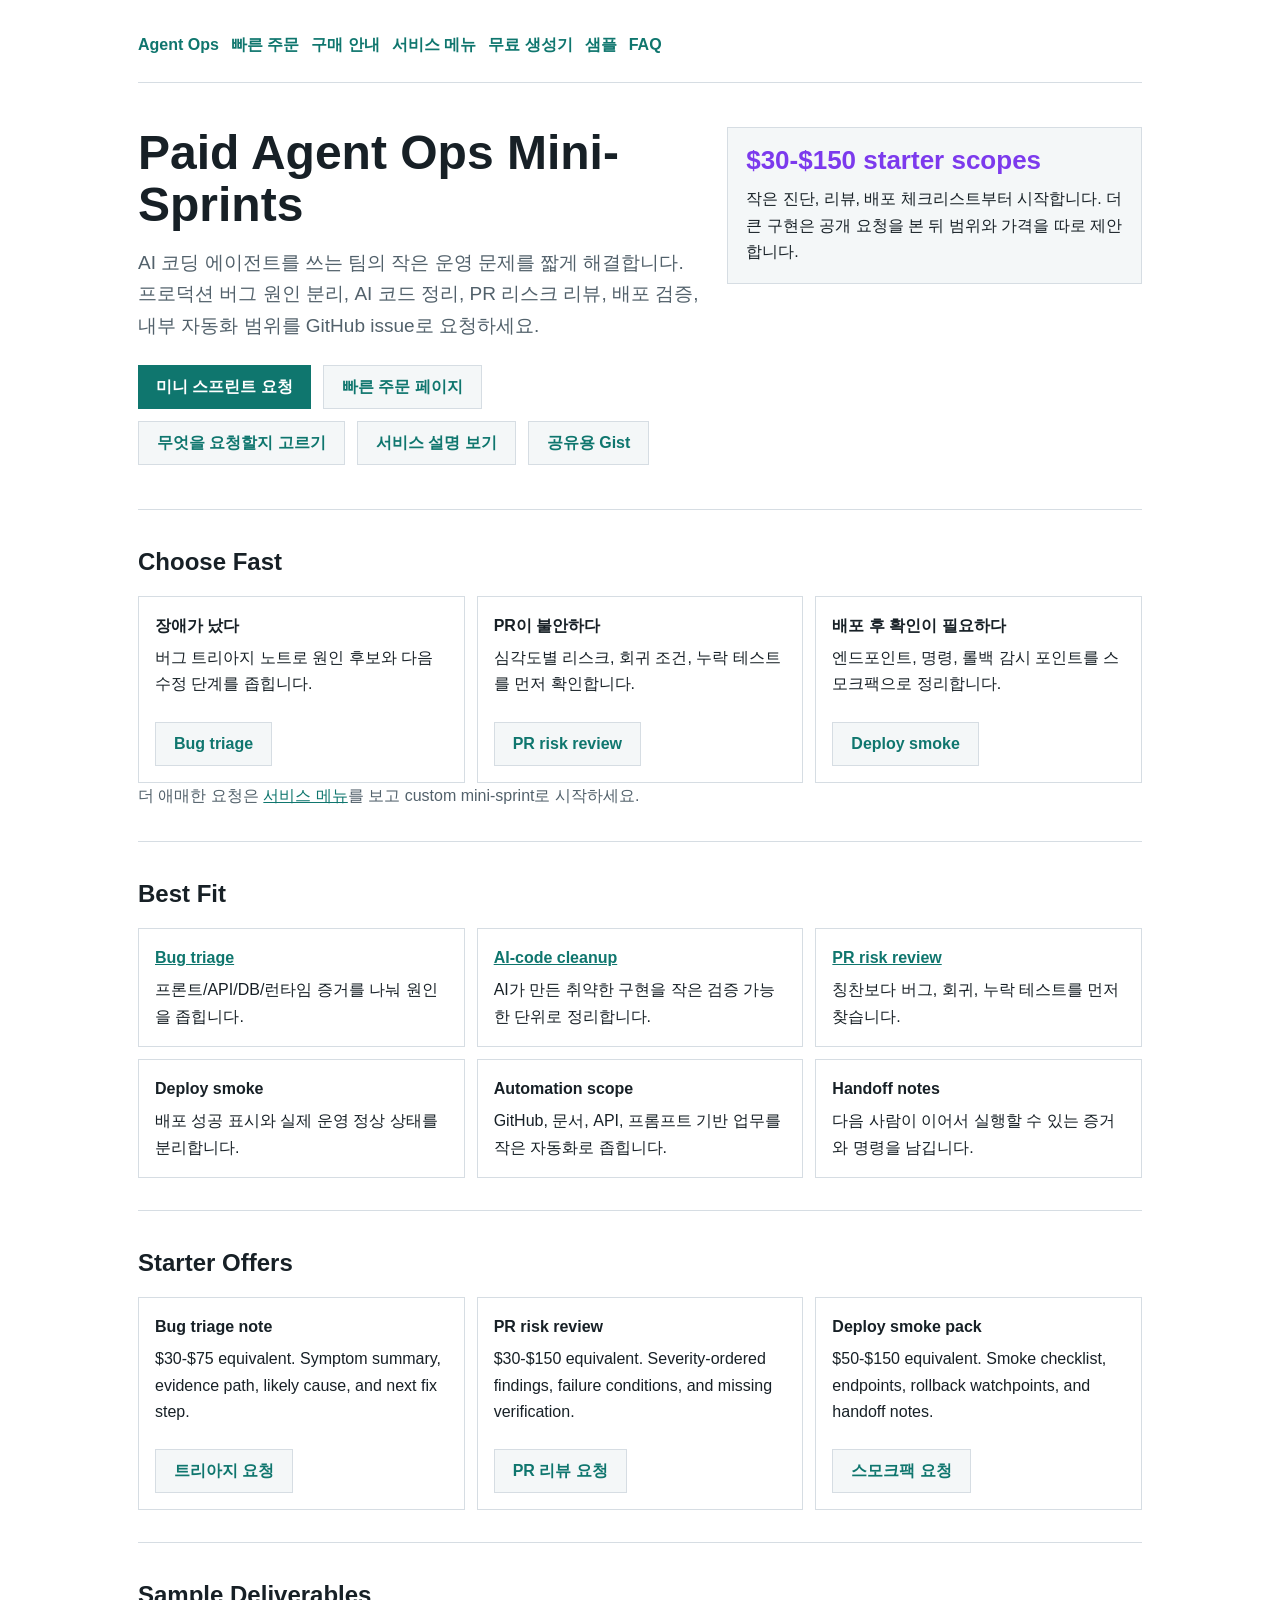
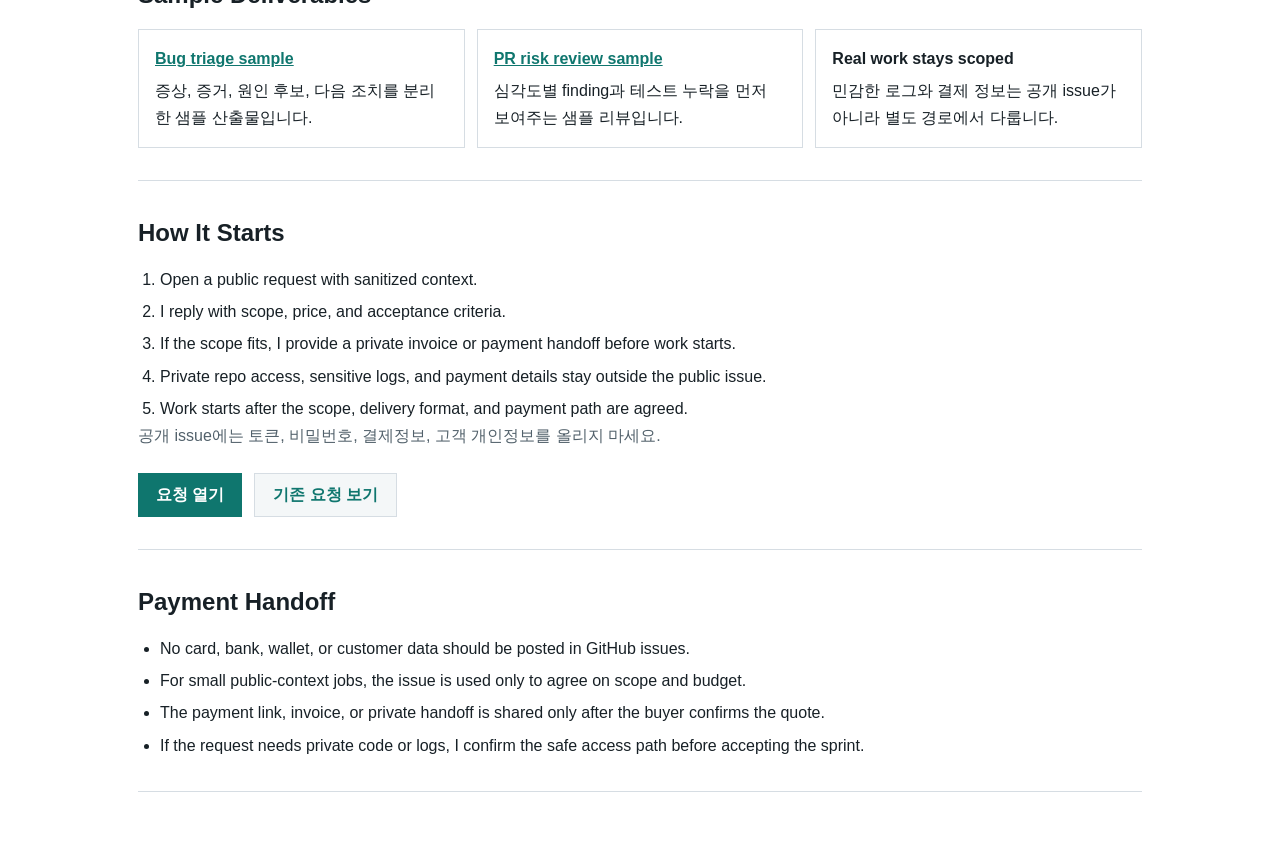
<file: service.html>
<!doctype html>
<html lang="ko">
  <head>
    <meta charset="utf-8" />
    <meta name="viewport" content="width=device-width, initial-scale=1" />
    <meta
      name="description"
      content="AI 코딩 에이전트 운영, 프로덕션 디버깅, 코드 리뷰, 배포 검증을 위한 작은 유료 미니 스프린트 요청 페이지."
    />
    <link rel="canonical" href="https://mysubb01.github.io/agent-ops-command-pack-teaser/service.html" />
    <meta property="og:type" content="website" />
    <meta property="og:title" content="Paid Agent Ops Mini-Sprints" />
    <meta
      property="og:description"
      content="Production debugging, AI-code cleanup, PR risk review, deploy smoke checks, and small automation scopes."
    />
    <meta property="og:url" content="https://mysubb01.github.io/agent-ops-command-pack-teaser/service.html" />
    <meta name="twitter:card" content="summary" />
    <meta name="twitter:title" content="Paid Agent Ops Mini-Sprints" />
    <meta name="twitter:description" content="작은 운영/디버깅/리뷰 스프린트를 GitHub issue로 요청하세요." />
    <title>Paid Agent Ops Mini-Sprints</title>
    <style>
      :root {
        color-scheme: light;
        --ink: #172026;
        --muted: #52616b;
        --line: #d6dde3;
        --surface: #ffffff;
        --soft: #f4f7f8;
        --accent: #0f766e;
        --accent-2: #7c3aed;
        --focus: #2563eb;
      }
      * {
        box-sizing: border-box;
      }
      body {
        margin: 0;
        font-family: ui-sans-serif, "Avenir Next", "Segoe UI", sans-serif;
        color: var(--ink);
        background: var(--surface);
        line-height: 1.65;
      }
      main {
        max-width: 1040px;
        margin: 0 auto;
        padding: 32px 18px 64px;
      }
      nav {
        display: flex;
        flex-wrap: wrap;
        gap: 12px;
        padding-bottom: 24px;
        border-bottom: 1px solid var(--line);
      }
      nav a,
      a {
        color: var(--accent);
      }
      nav a {
        font-weight: 760;
        text-decoration: none;
      }
      a:focus-visible {
        outline: 3px solid color-mix(in srgb, var(--focus) 28%, transparent);
        outline-offset: 3px;
      }
      .hero {
        display: grid;
        grid-template-columns: minmax(0, 1.15fr) minmax(280px, 0.85fr);
        gap: 28px;
        align-items: start;
        padding: 44px 0;
        border-bottom: 1px solid var(--line);
      }
      h1 {
        margin: 0 0 16px;
        font-size: 48px;
        line-height: 1.08;
        letter-spacing: 0;
      }
      h2 {
        margin: 0 0 14px;
        font-size: 24px;
      }
      p {
        margin: 0;
      }
      .lead {
        color: var(--muted);
        font-size: 19px;
      }
      .scope {
        border: 1px solid var(--line);
        background: var(--soft);
        padding: 18px;
      }
      .scope strong {
        display: block;
        color: var(--accent-2);
        font-size: 26px;
        line-height: 1.15;
        margin-bottom: 10px;
      }
      .actions {
        display: flex;
        flex-wrap: wrap;
        gap: 12px;
        margin-top: 24px;
      }
      .button {
        display: inline-flex;
        align-items: center;
        justify-content: center;
        min-height: 44px;
        padding: 0 18px;
        color: #ffffff;
        background: var(--accent);
        text-decoration: none;
        font-weight: 800;
      }
      .button.secondary {
        color: var(--accent);
        background: var(--soft);
        border: 1px solid var(--line);
      }
      section {
        padding: 32px 0;
        border-bottom: 1px solid var(--line);
      }
      .grid {
        display: grid;
        grid-template-columns: repeat(3, minmax(0, 1fr));
        gap: 12px;
      }
      .cell {
        border: 1px solid var(--line);
        padding: 16px;
      }
      .cell strong {
        display: block;
        margin-bottom: 6px;
      }
      ul,
      ol {
        margin: 0;
        padding-left: 22px;
      }
      li + li {
        margin-top: 6px;
      }
      .note {
        color: var(--muted);
      }
      @media (max-width: 760px) {
        .hero,
        .grid {
          grid-template-columns: 1fr;
        }
        h1 {
          font-size: 36px;
        }
      }
    </style>
  </head>
  <body>
    <main>
      <nav aria-label="Product links">
        <a href="index.html">Agent Ops</a>
        <a href="order.html">빠른 주문</a>
        <a href="buy.html">구매 안내</a>
        <a href="SERVICE_MENU.md">서비스 메뉴</a>
        <a href="generator.html">무료 생성기</a>
        <a href="samples.md">샘플</a>
        <a href="FAQ.md">FAQ</a>
      </nav>

      <div class="hero">
        <div>
          <h1>Paid Agent Ops Mini-Sprints</h1>
          <p class="lead">
            AI 코딩 에이전트를 쓰는 팀의 작은 운영 문제를 짧게 해결합니다. 프로덕션 버그 원인 분리, AI 코드 정리, PR 리스크 리뷰, 배포 검증, 내부 자동화 범위를 GitHub issue로 요청하세요.
          </p>
          <div class="actions">
            <a class="button" href="https://github.com/mysubb01/agent-ops-command-pack-teaser/issues/new?template=paid-sprint.yml">미니 스프린트 요청</a>
            <a class="button secondary" href="order.html">빠른 주문 페이지</a>
            <a class="button secondary" href="SERVICE_MENU.md">무엇을 요청할지 고르기</a>
            <a class="button secondary" href="SERVICE.md">서비스 설명 보기</a>
            <a class="button secondary" href="https://gist.github.com/mysubb01/abfd2f8da7505a24f5cefe377563fb5f">공유용 Gist</a>
          </div>
        </div>
        <aside class="scope" aria-label="Starter budget">
          <strong>$30-$150 starter scopes</strong>
          <p>작은 진단, 리뷰, 배포 체크리스트부터 시작합니다. 더 큰 구현은 공개 요청을 본 뒤 범위와 가격을 따로 제안합니다.</p>
        </aside>
      </div>

      <section>
        <h2>Choose Fast</h2>
        <div class="grid">
          <div class="cell"><strong>장애가 났다</strong>버그 트리아지 노트로 원인 후보와 다음 수정 단계를 좁힙니다.<div class="actions"><a class="button secondary" href="https://github.com/mysubb01/agent-ops-command-pack-teaser/issues/new?template=starter-bug-triage.yml">Bug triage</a></div></div>
          <div class="cell"><strong>PR이 불안하다</strong>심각도별 리스크, 회귀 조건, 누락 테스트를 먼저 확인합니다.<div class="actions"><a class="button secondary" href="https://github.com/mysubb01/agent-ops-command-pack-teaser/issues/new?template=starter-pr-risk-review.yml">PR risk review</a></div></div>
          <div class="cell"><strong>배포 후 확인이 필요하다</strong>엔드포인트, 명령, 롤백 감시 포인트를 스모크팩으로 정리합니다.<div class="actions"><a class="button secondary" href="https://github.com/mysubb01/agent-ops-command-pack-teaser/issues/new?template=starter-deploy-smoke.yml">Deploy smoke</a></div></div>
        </div>
        <p class="note">더 애매한 요청은 <a href="SERVICE_MENU.md">서비스 메뉴</a>를 보고 custom mini-sprint로 시작하세요.</p>
      </section>

      <section>
        <h2>Best Fit</h2>
        <div class="grid">
          <div class="cell"><strong><a href="pages/production-bug-triage-service.html">Bug triage</a></strong>프론트/API/DB/런타임 증거를 나눠 원인을 좁힙니다.</div>
          <div class="cell"><strong><a href="pages/ai-code-cleanup-service.html">AI-code cleanup</a></strong>AI가 만든 취약한 구현을 작은 검증 가능한 단위로 정리합니다.</div>
          <div class="cell"><strong><a href="pages/pr-risk-review-service.html">PR risk review</a></strong>칭찬보다 버그, 회귀, 누락 테스트를 먼저 찾습니다.</div>
          <div class="cell"><strong>Deploy smoke</strong>배포 성공 표시와 실제 운영 정상 상태를 분리합니다.</div>
          <div class="cell"><strong>Automation scope</strong>GitHub, 문서, API, 프롬프트 기반 업무를 작은 자동화로 좁힙니다.</div>
          <div class="cell"><strong>Handoff notes</strong>다음 사람이 이어서 실행할 수 있는 증거와 명령을 남깁니다.</div>
        </div>
      </section>

      <section>
        <h2>Starter Offers</h2>
        <div class="grid">
          <div class="cell"><strong>Bug triage note</strong>$30-$75 equivalent. Symptom summary, evidence path, likely cause, and next fix step.<div class="actions"><a class="button secondary" href="https://github.com/mysubb01/agent-ops-command-pack-teaser/issues/new?template=starter-bug-triage.yml">트리아지 요청</a></div></div>
          <div class="cell"><strong>PR risk review</strong>$30-$150 equivalent. Severity-ordered findings, failure conditions, and missing verification.<div class="actions"><a class="button secondary" href="https://github.com/mysubb01/agent-ops-command-pack-teaser/issues/new?template=starter-pr-risk-review.yml">PR 리뷰 요청</a></div></div>
          <div class="cell"><strong>Deploy smoke pack</strong>$50-$150 equivalent. Smoke checklist, endpoints, rollback watchpoints, and handoff notes.<div class="actions"><a class="button secondary" href="https://github.com/mysubb01/agent-ops-command-pack-teaser/issues/new?template=starter-deploy-smoke.yml">스모크팩 요청</a></div></div>
        </div>
      </section>

      <section>
        <h2>Sample Deliverables</h2>
        <div class="grid">
          <div class="cell"><strong><a href="pages/sample-bug-triage-deliverable.html">Bug triage sample</a></strong>증상, 증거, 원인 후보, 다음 조치를 분리한 샘플 산출물입니다.</div>
          <div class="cell"><strong><a href="pages/sample-pr-risk-review-deliverable.html">PR risk review sample</a></strong>심각도별 finding과 테스트 누락을 먼저 보여주는 샘플 리뷰입니다.</div>
          <div class="cell"><strong>Real work stays scoped</strong>민감한 로그와 결제 정보는 공개 issue가 아니라 별도 경로에서 다룹니다.</div>
        </div>
      </section>

      <section>
        <h2>How It Starts</h2>
        <ol>
          <li>Open a public request with sanitized context.</li>
          <li>I reply with scope, price, and acceptance criteria.</li>
          <li>If the scope fits, I provide a private invoice or payment handoff before work starts.</li>
          <li>Private repo access, sensitive logs, and payment details stay outside the public issue.</li>
          <li>Work starts after the scope, delivery format, and payment path are agreed.</li>
        </ol>
        <p class="note">공개 issue에는 토큰, 비밀번호, 결제정보, 고객 개인정보를 올리지 마세요.</p>
        <div class="actions">
          <a class="button" href="https://github.com/mysubb01/agent-ops-command-pack-teaser/issues/new?template=paid-sprint.yml">요청 열기</a>
          <a class="button secondary" href="https://github.com/mysubb01/agent-ops-command-pack-teaser/issues">기존 요청 보기</a>
        </div>
      </section>

      <section>
        <h2>Payment Handoff</h2>
        <ul>
          <li>No card, bank, wallet, or customer data should be posted in GitHub issues.</li>
          <li>For small public-context jobs, the issue is used only to agree on scope and budget.</li>
          <li>The payment link, invoice, or private handoff is shared only after the buyer confirms the quote.</li>
          <li>If the request needs private code or logs, I confirm the safe access path before accepting the sprint.</li>
        </ul>
      </section>
    </main>
  </body>
</html>
</file>
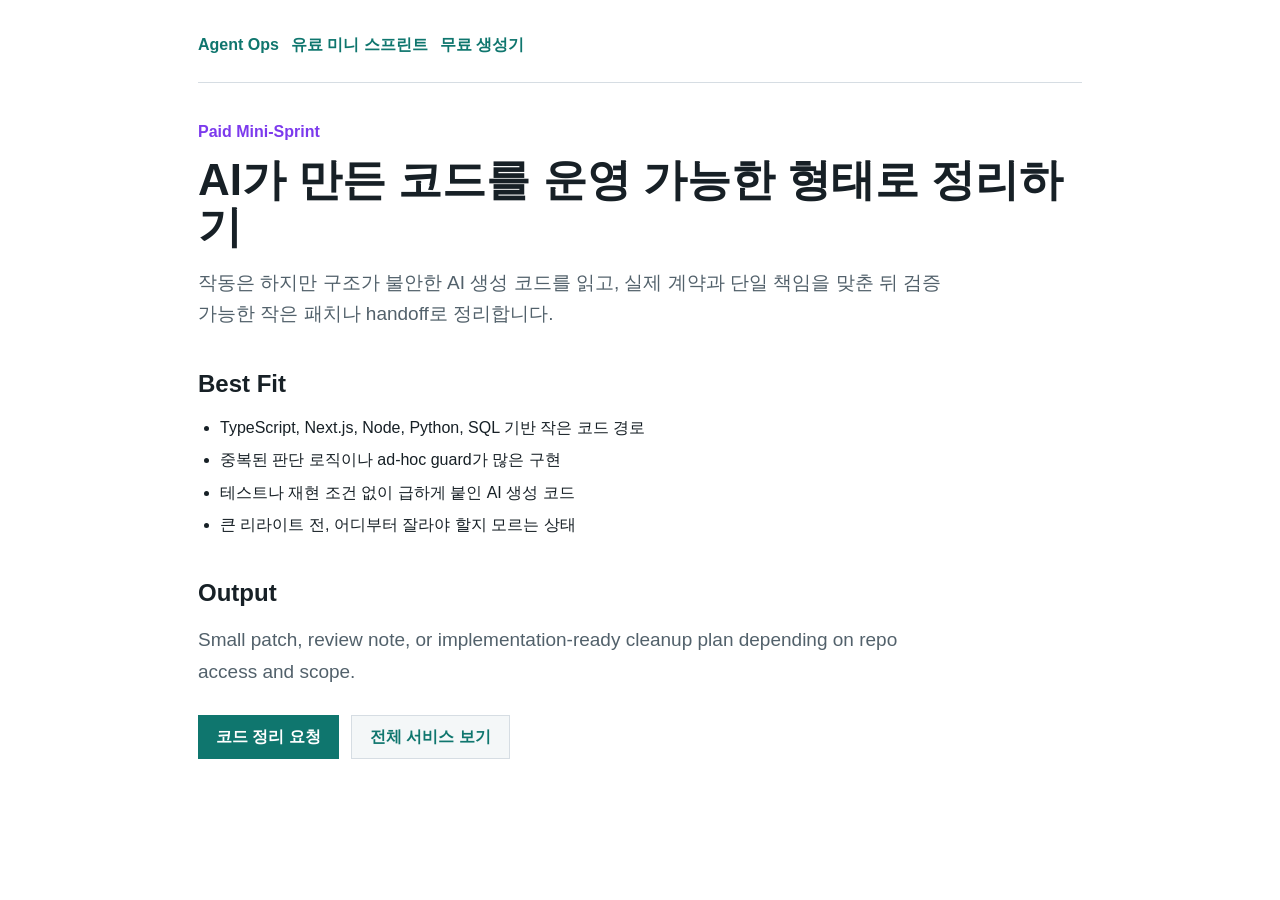
<file: pages/ai-code-cleanup-service.html>
<!doctype html>
<html lang="ko">
  <head>
    <meta charset="utf-8" />
    <meta name="viewport" content="width=device-width, initial-scale=1" />
    <meta
      name="description"
      content="AI가 만든 취약한 TypeScript, Next.js, Python, SQL 코드를 작은 검증 가능한 단위로 정리하는 유료 미니 스프린트."
    />
    <title>AI Code Cleanup Mini-Sprint</title>
    <link rel="canonical" href="https://mysubb01.github.io/agent-ops-command-pack-teaser/pages/ai-code-cleanup-service.html" />
    <link rel="stylesheet" href="../shared.css" />
  </head>
  <body>
    <main class="usecase">
      <nav class="topnav">
        <a href="../index.html">Agent Ops</a>
        <a href="../service.html">유료 미니 스프린트</a>
        <a href="../generator.html">무료 생성기</a>
      </nav>
      <article>
        <p class="eyebrow">Paid Mini-Sprint</p>
        <h1>AI가 만든 코드를 운영 가능한 형태로 정리하기</h1>
        <p class="lead">
          작동은 하지만 구조가 불안한 AI 생성 코드를 읽고, 실제 계약과 단일 책임을 맞춘 뒤 검증 가능한 작은 패치나 handoff로 정리합니다.
        </p>
        <h2>Best Fit</h2>
        <ul>
          <li>TypeScript, Next.js, Node, Python, SQL 기반 작은 코드 경로</li>
          <li>중복된 판단 로직이나 ad-hoc guard가 많은 구현</li>
          <li>테스트나 재현 조건 없이 급하게 붙인 AI 생성 코드</li>
          <li>큰 리라이트 전, 어디부터 잘라야 할지 모르는 상태</li>
        </ul>
        <h2>Output</h2>
        <p class="lead">Small patch, review note, or implementation-ready cleanup plan depending on repo access and scope.</p>
        <div class="cta-row">
          <a class="button" href="https://github.com/mysubb01/agent-ops-command-pack-teaser/issues/new?template=paid-sprint.yml">코드 정리 요청</a>
          <a class="button secondary" href="../service.html">전체 서비스 보기</a>
        </div>
      </article>
    </main>
  </body>
</html>
</file>
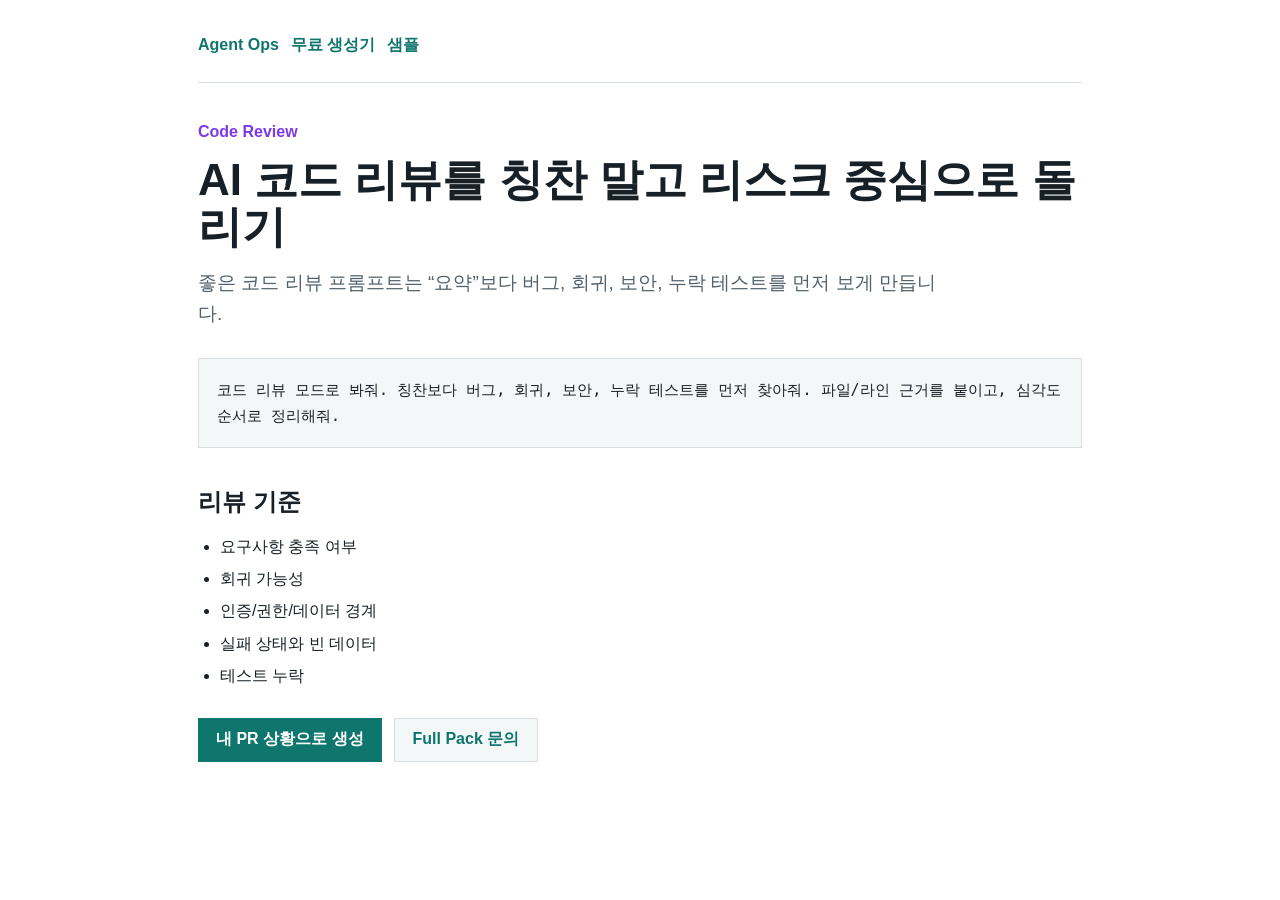
<file: pages/code-review.html>
<!doctype html>
<html lang="ko">
  <head>
    <meta charset="utf-8" />
    <meta name="viewport" content="width=device-width, initial-scale=1" />
    <meta name="description" content="AI 코딩 에이전트에게 버그와 회귀 중심 코드 리뷰를 맡기는 한국어 프롬프트 샘플." />
    <title>AI 코드 리뷰 프롬프트</title>
    <link rel="canonical" href="https://mysubb01.github.io/agent-ops-command-pack-teaser/pages/code-review.html" />
    <link rel="stylesheet" href="../shared.css" />
  </head>
  <body>
    <main class="usecase">
      <nav class="topnav"><a href="../index.html">Agent Ops</a><a href="../generator.html">무료 생성기</a><a href="../samples.md">샘플</a></nav>
      <article>
        <p class="eyebrow">Code Review</p>
        <h1>AI 코드 리뷰를 칭찬 말고 리스크 중심으로 돌리기</h1>
        <p class="lead">좋은 코드 리뷰 프롬프트는 “요약”보다 버그, 회귀, 보안, 누락 테스트를 먼저 보게 만듭니다.</p>
        <pre>코드 리뷰 모드로 봐줘. 칭찬보다 버그, 회귀, 보안, 누락 테스트를 먼저 찾아줘. 파일/라인 근거를 붙이고, 심각도 순서로 정리해줘.</pre>
        <h2>리뷰 기준</h2>
        <ul>
          <li>요구사항 충족 여부</li>
          <li>회귀 가능성</li>
          <li>인증/권한/데이터 경계</li>
          <li>실패 상태와 빈 데이터</li>
          <li>테스트 누락</li>
        </ul>
        <div class="cta-row">
          <a class="button" href="../generator.html">내 PR 상황으로 생성</a>
          <a class="button secondary" href="https://github.com/mysubb01/agent-ops-command-pack-teaser/issues/new?template=purchase-interest.yml">Full Pack 문의</a>
        </div>
      </article>
    </main>
  </body>
</html>
</file>
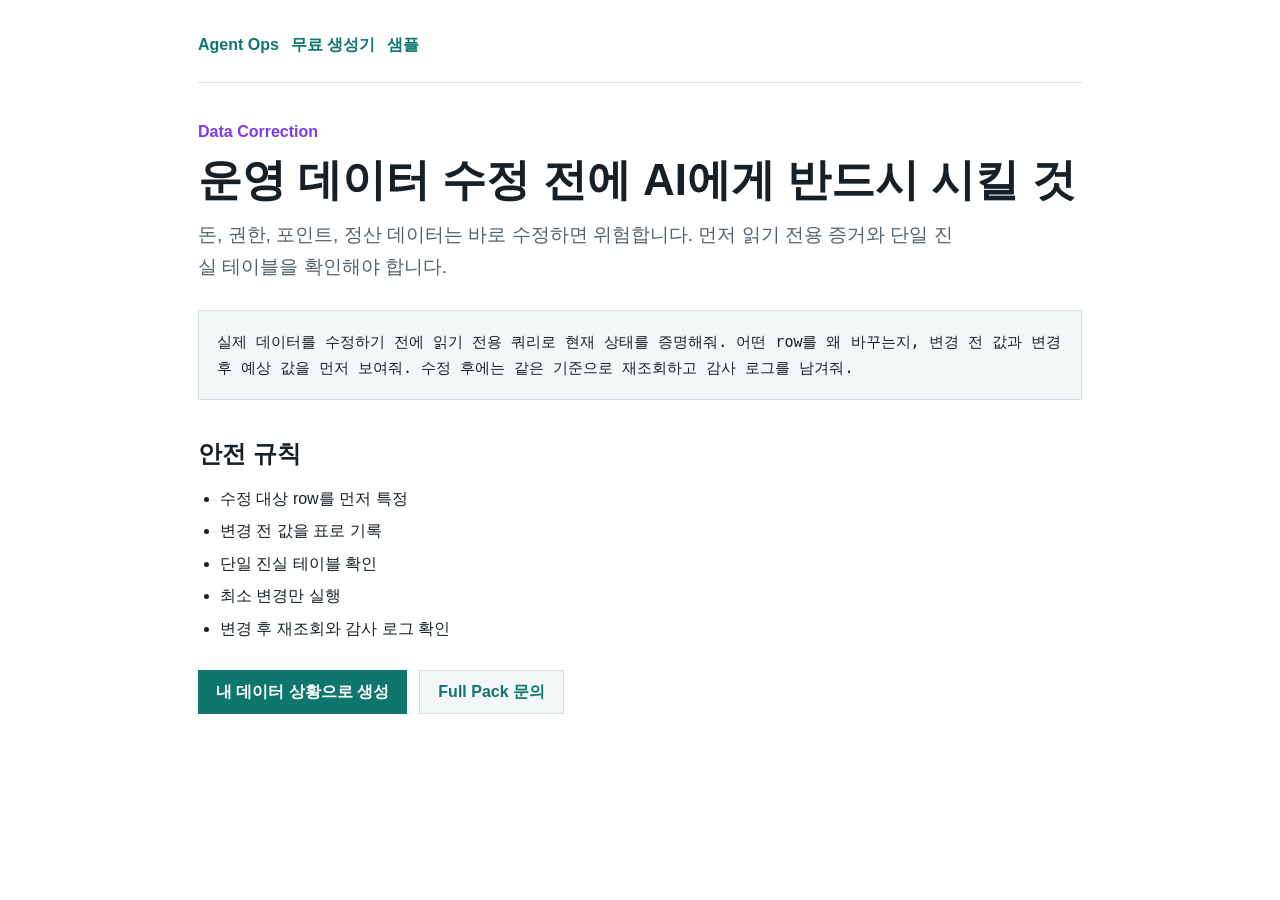
<file: pages/data-correction.html>
<!doctype html>
<html lang="ko">
  <head>
    <meta charset="utf-8" />
    <meta name="viewport" content="width=device-width, initial-scale=1" />
    <meta name="description" content="AI 에이전트에게 운영 데이터 수정을 맡기기 전 읽기 전용 검증을 강제하는 한국어 프롬프트 샘플." />
    <title>AI 운영 데이터 수정 프롬프트</title>
    <link rel="canonical" href="https://mysubb01.github.io/agent-ops-command-pack-teaser/pages/data-correction.html" />
    <link rel="stylesheet" href="../shared.css" />
  </head>
  <body>
    <main class="usecase">
      <nav class="topnav"><a href="../index.html">Agent Ops</a><a href="../generator.html">무료 생성기</a><a href="../samples.md">샘플</a></nav>
      <article>
        <p class="eyebrow">Data Correction</p>
        <h1>운영 데이터 수정 전에 AI에게 반드시 시킬 것</h1>
        <p class="lead">돈, 권한, 포인트, 정산 데이터는 바로 수정하면 위험합니다. 먼저 읽기 전용 증거와 단일 진실 테이블을 확인해야 합니다.</p>
        <pre>실제 데이터를 수정하기 전에 읽기 전용 쿼리로 현재 상태를 증명해줘. 어떤 row를 왜 바꾸는지, 변경 전 값과 변경 후 예상 값을 먼저 보여줘. 수정 후에는 같은 기준으로 재조회하고 감사 로그를 남겨줘.</pre>
        <h2>안전 규칙</h2>
        <ul>
          <li>수정 대상 row를 먼저 특정</li>
          <li>변경 전 값을 표로 기록</li>
          <li>단일 진실 테이블 확인</li>
          <li>최소 변경만 실행</li>
          <li>변경 후 재조회와 감사 로그 확인</li>
        </ul>
        <div class="cta-row">
          <a class="button" href="../generator.html">내 데이터 상황으로 생성</a>
          <a class="button secondary" href="https://github.com/mysubb01/agent-ops-command-pack-teaser/issues/new?template=purchase-interest.yml">Full Pack 문의</a>
        </div>
      </article>
    </main>
  </body>
</html>
</file>
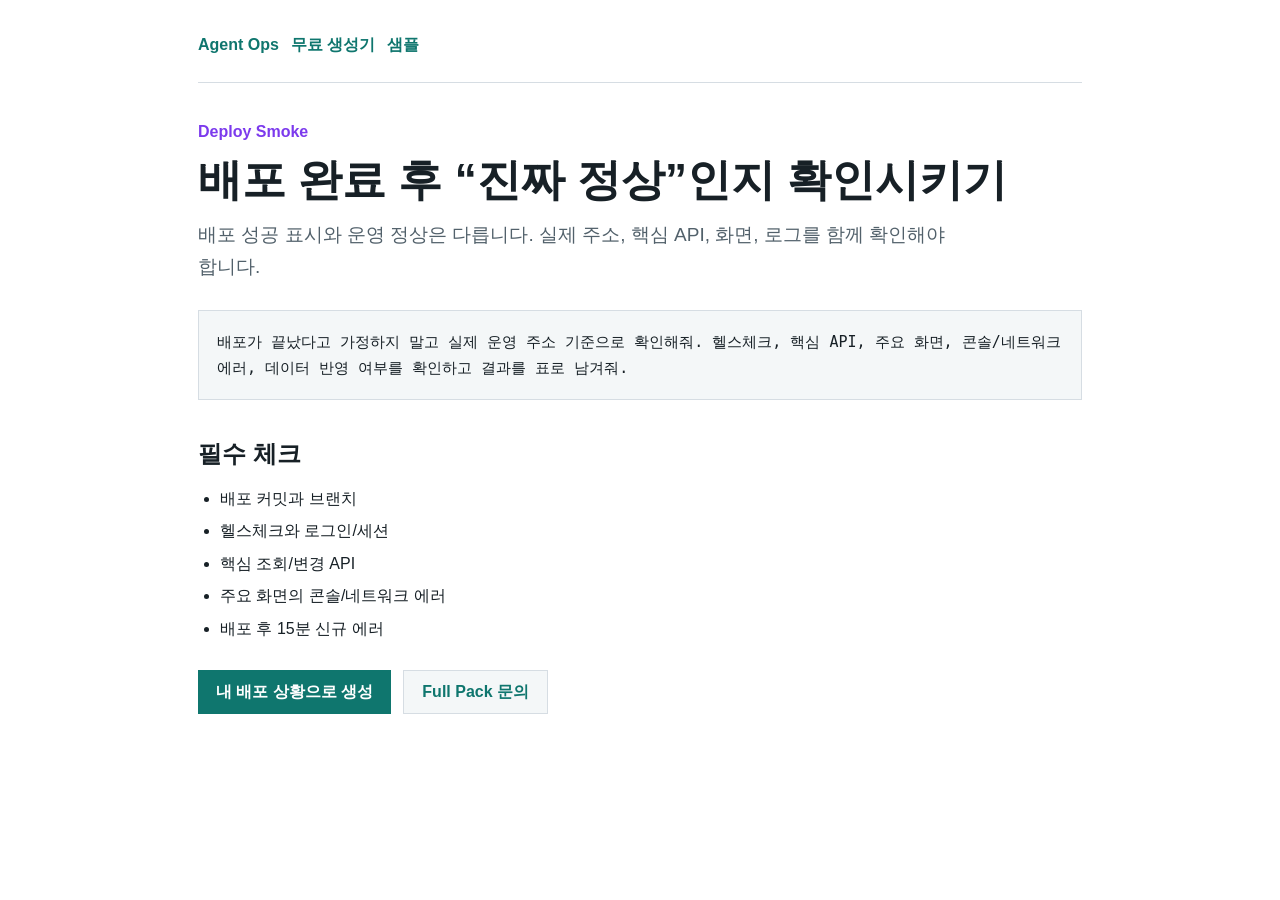
<file: pages/deploy-smoke.html>
<!doctype html>
<html lang="ko">
  <head>
    <meta charset="utf-8" />
    <meta name="viewport" content="width=device-width, initial-scale=1" />
    <meta name="description" content="배포 후 AI 에이전트에게 운영 스모크 체크를 맡기는 한국어 명령문 샘플." />
    <title>AI 배포 후 스모크 체크 프롬프트</title>
    <link rel="canonical" href="https://mysubb01.github.io/agent-ops-command-pack-teaser/pages/deploy-smoke.html" />
    <link rel="stylesheet" href="../shared.css" />
  </head>
  <body>
    <main class="usecase">
      <nav class="topnav"><a href="../index.html">Agent Ops</a><a href="../generator.html">무료 생성기</a><a href="../samples.md">샘플</a></nav>
      <article>
        <p class="eyebrow">Deploy Smoke</p>
        <h1>배포 완료 후 “진짜 정상”인지 확인시키기</h1>
        <p class="lead">배포 성공 표시와 운영 정상은 다릅니다. 실제 주소, 핵심 API, 화면, 로그를 함께 확인해야 합니다.</p>
        <pre>배포가 끝났다고 가정하지 말고 실제 운영 주소 기준으로 확인해줘. 헬스체크, 핵심 API, 주요 화면, 콘솔/네트워크 에러, 데이터 반영 여부를 확인하고 결과를 표로 남겨줘.</pre>
        <h2>필수 체크</h2>
        <ul>
          <li>배포 커밋과 브랜치</li>
          <li>헬스체크와 로그인/세션</li>
          <li>핵심 조회/변경 API</li>
          <li>주요 화면의 콘솔/네트워크 에러</li>
          <li>배포 후 15분 신규 에러</li>
        </ul>
        <div class="cta-row">
          <a class="button" href="../generator.html">내 배포 상황으로 생성</a>
          <a class="button secondary" href="https://github.com/mysubb01/agent-ops-command-pack-teaser/issues/new?template=purchase-interest.yml">Full Pack 문의</a>
        </div>
      </article>
    </main>
  </body>
</html>
</file>
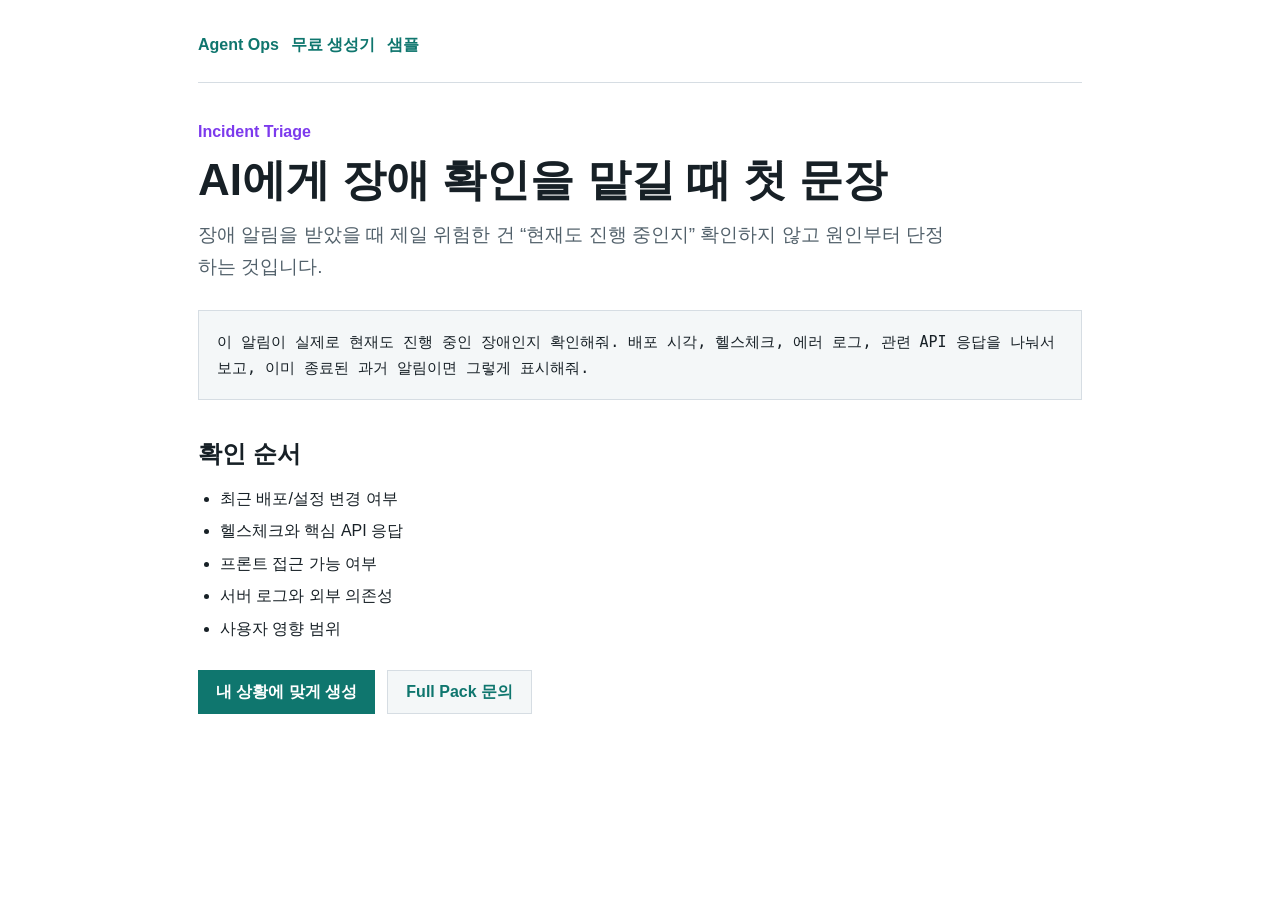
<file: pages/incident-triage.html>
<!doctype html>
<html lang="ko">
  <head>
    <meta charset="utf-8" />
    <meta name="viewport" content="width=device-width, initial-scale=1" />
    <meta name="description" content="AI 코딩 에이전트에게 운영 장애 확인을 맡길 때 쓰는 한국어 장애 triage 명령문 샘플." />
    <title>AI 운영 장애 확인 프롬프트</title>
    <link rel="canonical" href="https://mysubb01.github.io/agent-ops-command-pack-teaser/pages/incident-triage.html" />
    <link rel="stylesheet" href="../shared.css" />
  </head>
  <body>
    <main class="usecase">
      <nav class="topnav"><a href="../index.html">Agent Ops</a><a href="../generator.html">무료 생성기</a><a href="../samples.md">샘플</a></nav>
      <article>
        <p class="eyebrow">Incident Triage</p>
        <h1>AI에게 장애 확인을 맡길 때 첫 문장</h1>
        <p class="lead">장애 알림을 받았을 때 제일 위험한 건 “현재도 진행 중인지” 확인하지 않고 원인부터 단정하는 것입니다.</p>
        <pre>이 알림이 실제로 현재도 진행 중인 장애인지 확인해줘. 배포 시각, 헬스체크, 에러 로그, 관련 API 응답을 나눠서 보고, 이미 종료된 과거 알림이면 그렇게 표시해줘.</pre>
        <h2>확인 순서</h2>
        <ul>
          <li>최근 배포/설정 변경 여부</li>
          <li>헬스체크와 핵심 API 응답</li>
          <li>프론트 접근 가능 여부</li>
          <li>서버 로그와 외부 의존성</li>
          <li>사용자 영향 범위</li>
        </ul>
        <div class="cta-row">
          <a class="button" href="../generator.html">내 상황에 맞게 생성</a>
          <a class="button secondary" href="https://github.com/mysubb01/agent-ops-command-pack-teaser/issues/new?template=purchase-interest.yml">Full Pack 문의</a>
        </div>
      </article>
    </main>
  </body>
</html>
</file>
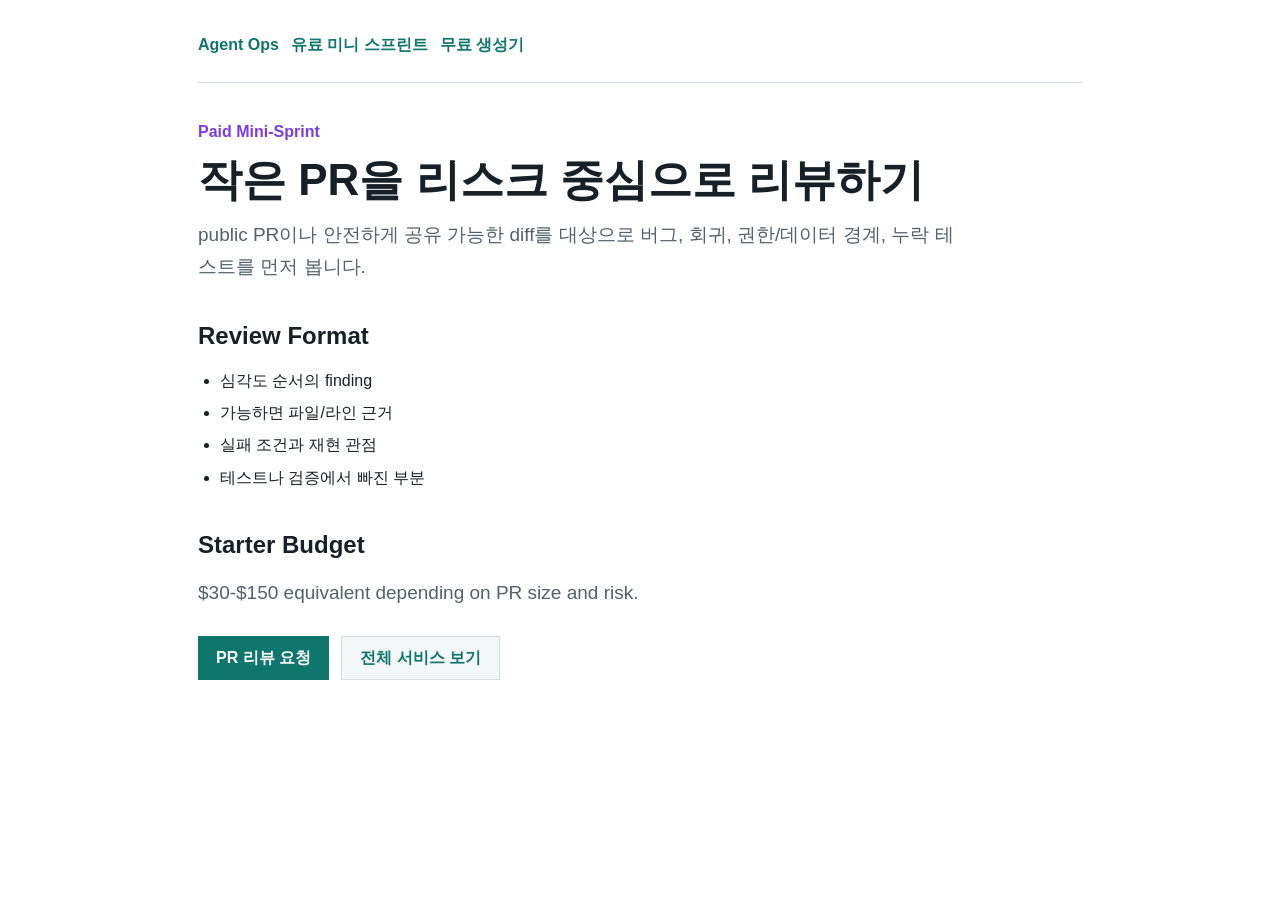
<file: pages/pr-risk-review-service.html>
<!doctype html>
<html lang="ko">
  <head>
    <meta charset="utf-8" />
    <meta name="viewport" content="width=device-width, initial-scale=1" />
    <meta
      name="description"
      content="작은 유료 PR 리스크 리뷰. 칭찬보다 버그, 회귀, 보안, 누락 테스트를 먼저 찾아 file/line 근거로 정리합니다."
    />
    <title>PR Risk Review Mini-Sprint</title>
    <link rel="canonical" href="https://mysubb01.github.io/agent-ops-command-pack-teaser/pages/pr-risk-review-service.html" />
    <link rel="stylesheet" href="../shared.css" />
  </head>
  <body>
    <main class="usecase">
      <nav class="topnav">
        <a href="../index.html">Agent Ops</a>
        <a href="../service.html">유료 미니 스프린트</a>
        <a href="../generator.html">무료 생성기</a>
      </nav>
      <article>
        <p class="eyebrow">Paid Mini-Sprint</p>
        <h1>작은 PR을 리스크 중심으로 리뷰하기</h1>
        <p class="lead">
          public PR이나 안전하게 공유 가능한 diff를 대상으로 버그, 회귀, 권한/데이터 경계, 누락 테스트를 먼저 봅니다.
        </p>
        <h2>Review Format</h2>
        <ul>
          <li>심각도 순서의 finding</li>
          <li>가능하면 파일/라인 근거</li>
          <li>실패 조건과 재현 관점</li>
          <li>테스트나 검증에서 빠진 부분</li>
        </ul>
        <h2>Starter Budget</h2>
        <p class="lead">$30-$150 equivalent depending on PR size and risk.</p>
        <div class="cta-row">
          <a class="button" href="https://github.com/mysubb01/agent-ops-command-pack-teaser/issues/new?template=paid-sprint.yml">PR 리뷰 요청</a>
          <a class="button secondary" href="../service.html">전체 서비스 보기</a>
        </div>
      </article>
    </main>
  </body>
</html>
</file>
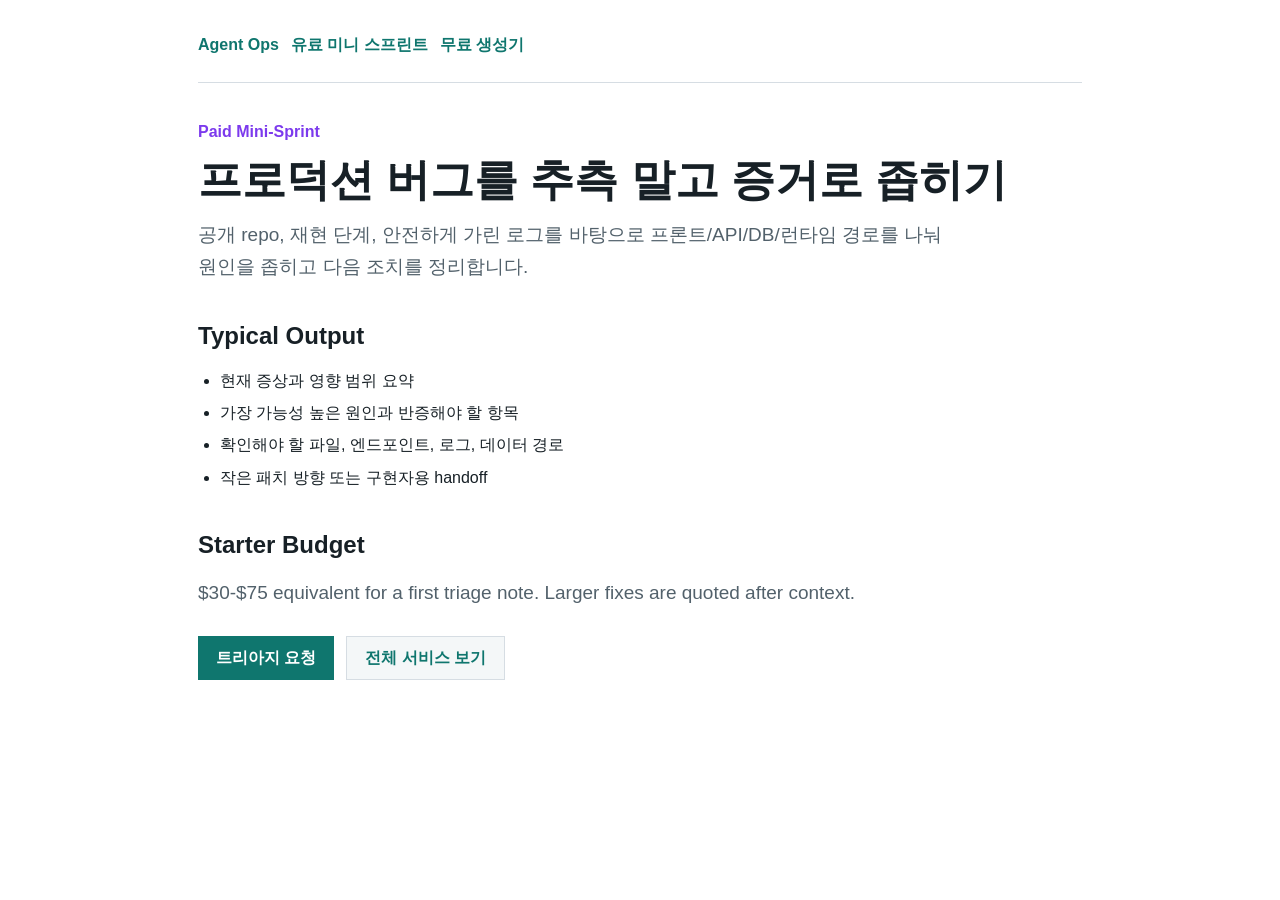
<file: pages/production-bug-triage-service.html>
<!doctype html>
<html lang="ko">
  <head>
    <meta charset="utf-8" />
    <meta name="viewport" content="width=device-width, initial-scale=1" />
    <meta
      name="description"
      content="작은 유료 프로덕션 버그 트리아지 서비스. 프론트/API/DB/런타임 증거를 나눠 원인과 다음 조치를 정리합니다."
    />
    <title>Production Bug Triage Mini-Sprint</title>
    <link rel="canonical" href="https://mysubb01.github.io/agent-ops-command-pack-teaser/pages/production-bug-triage-service.html" />
    <link rel="stylesheet" href="../shared.css" />
  </head>
  <body>
    <main class="usecase">
      <nav class="topnav">
        <a href="../index.html">Agent Ops</a>
        <a href="../service.html">유료 미니 스프린트</a>
        <a href="../generator.html">무료 생성기</a>
      </nav>
      <article>
        <p class="eyebrow">Paid Mini-Sprint</p>
        <h1>프로덕션 버그를 추측 말고 증거로 좁히기</h1>
        <p class="lead">
          공개 repo, 재현 단계, 안전하게 가린 로그를 바탕으로 프론트/API/DB/런타임 경로를 나눠 원인을 좁히고 다음 조치를 정리합니다.
        </p>
        <h2>Typical Output</h2>
        <ul>
          <li>현재 증상과 영향 범위 요약</li>
          <li>가장 가능성 높은 원인과 반증해야 할 항목</li>
          <li>확인해야 할 파일, 엔드포인트, 로그, 데이터 경로</li>
          <li>작은 패치 방향 또는 구현자용 handoff</li>
        </ul>
        <h2>Starter Budget</h2>
        <p class="lead">$30-$75 equivalent for a first triage note. Larger fixes are quoted after context.</p>
        <div class="cta-row">
          <a class="button" href="https://github.com/mysubb01/agent-ops-command-pack-teaser/issues/new?template=paid-sprint.yml">트리아지 요청</a>
          <a class="button secondary" href="../service.html">전체 서비스 보기</a>
        </div>
      </article>
    </main>
  </body>
</html>
</file>
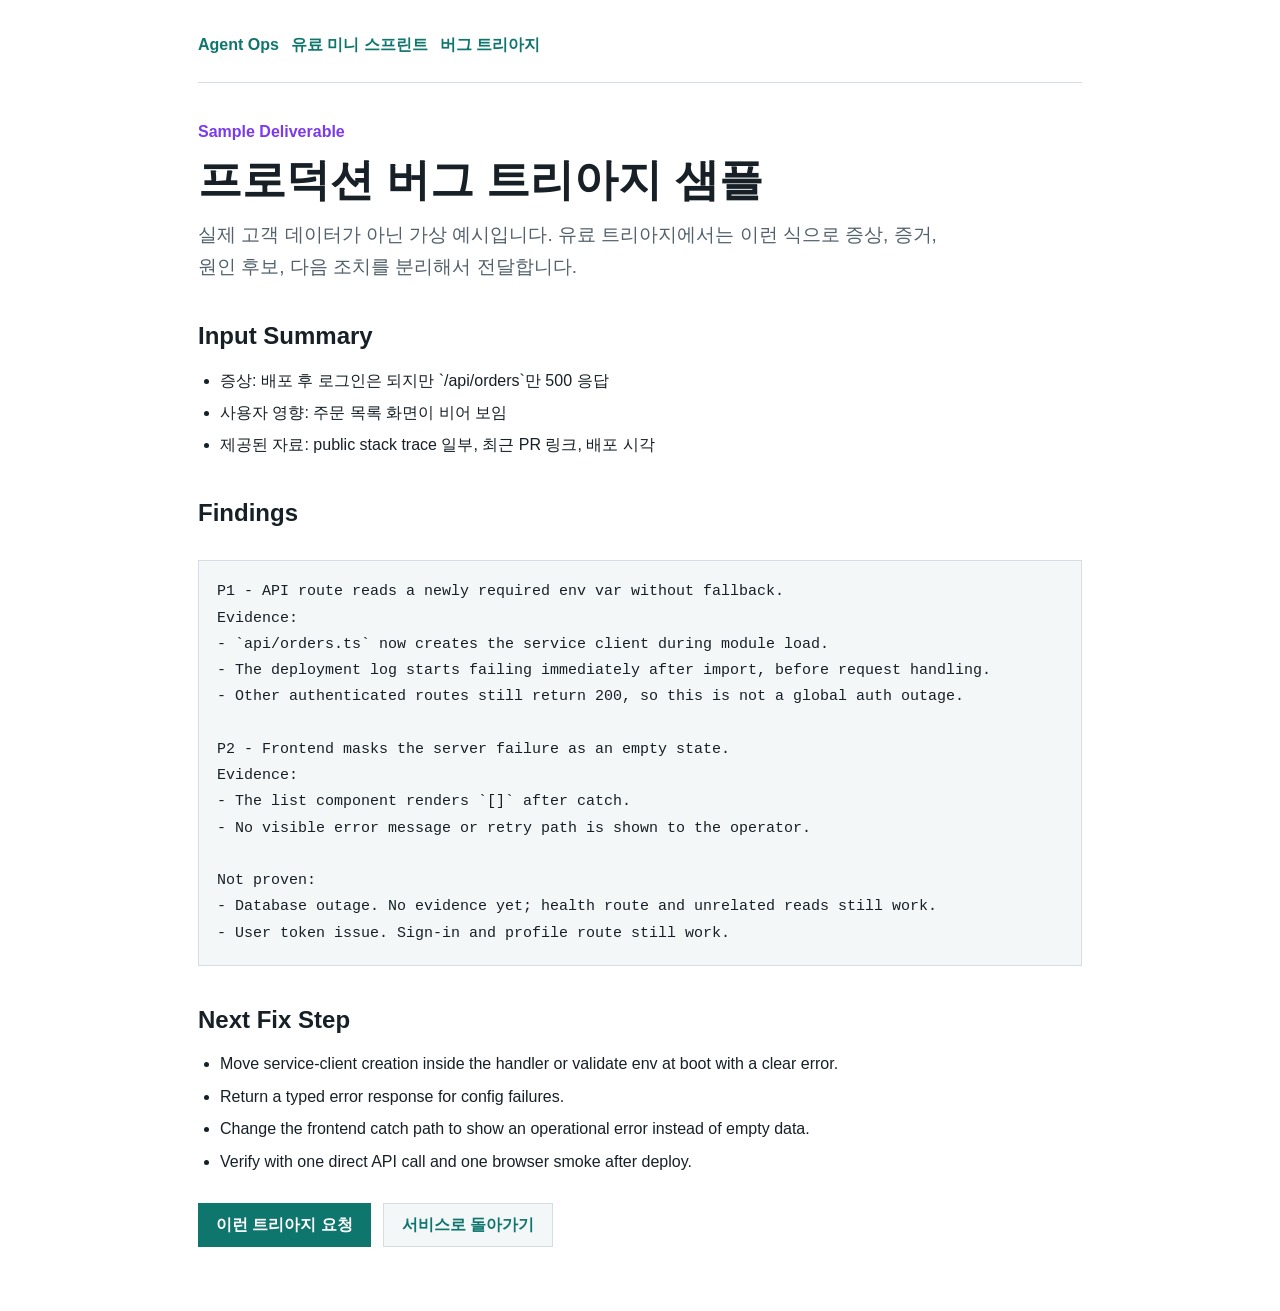
<file: pages/sample-bug-triage-deliverable.html>
<!doctype html>
<html lang="ko">
  <head>
    <meta charset="utf-8" />
    <meta name="viewport" content="width=device-width, initial-scale=1" />
    <meta
      name="description"
      content="유료 프로덕션 버그 트리아지 미니 스프린트에서 받을 수 있는 샘플 산출물."
    />
    <title>Sample Bug Triage Deliverable</title>
    <link rel="canonical" href="https://mysubb01.github.io/agent-ops-command-pack-teaser/pages/sample-bug-triage-deliverable.html" />
    <link rel="stylesheet" href="../shared.css" />
  </head>
  <body>
    <main class="usecase">
      <nav class="topnav">
        <a href="../index.html">Agent Ops</a>
        <a href="../service.html">유료 미니 스프린트</a>
        <a href="production-bug-triage-service.html">버그 트리아지</a>
      </nav>
      <article>
        <p class="eyebrow">Sample Deliverable</p>
        <h1>프로덕션 버그 트리아지 샘플</h1>
        <p class="lead">
          실제 고객 데이터가 아닌 가상 예시입니다. 유료 트리아지에서는 이런 식으로 증상, 증거, 원인 후보, 다음 조치를 분리해서 전달합니다.
        </p>

        <h2>Input Summary</h2>
        <ul>
          <li>증상: 배포 후 로그인은 되지만 `/api/orders`만 500 응답</li>
          <li>사용자 영향: 주문 목록 화면이 비어 보임</li>
          <li>제공된 자료: public stack trace 일부, 최근 PR 링크, 배포 시각</li>
        </ul>

        <h2>Findings</h2>
        <pre>P1 - API route reads a newly required env var without fallback.
Evidence:
- `api/orders.ts` now creates the service client during module load.
- The deployment log starts failing immediately after import, before request handling.
- Other authenticated routes still return 200, so this is not a global auth outage.

P2 - Frontend masks the server failure as an empty state.
Evidence:
- The list component renders `[]` after catch.
- No visible error message or retry path is shown to the operator.

Not proven:
- Database outage. No evidence yet; health route and unrelated reads still work.
- User token issue. Sign-in and profile route still work.</pre>

        <h2>Next Fix Step</h2>
        <ul>
          <li>Move service-client creation inside the handler or validate env at boot with a clear error.</li>
          <li>Return a typed error response for config failures.</li>
          <li>Change the frontend catch path to show an operational error instead of empty data.</li>
          <li>Verify with one direct API call and one browser smoke after deploy.</li>
        </ul>

        <div class="cta-row">
          <a class="button" href="https://github.com/mysubb01/agent-ops-command-pack-teaser/issues/new?template=paid-sprint.yml">이런 트리아지 요청</a>
          <a class="button secondary" href="../service.html">서비스로 돌아가기</a>
        </div>
      </article>
    </main>
  </body>
</html>
</file>
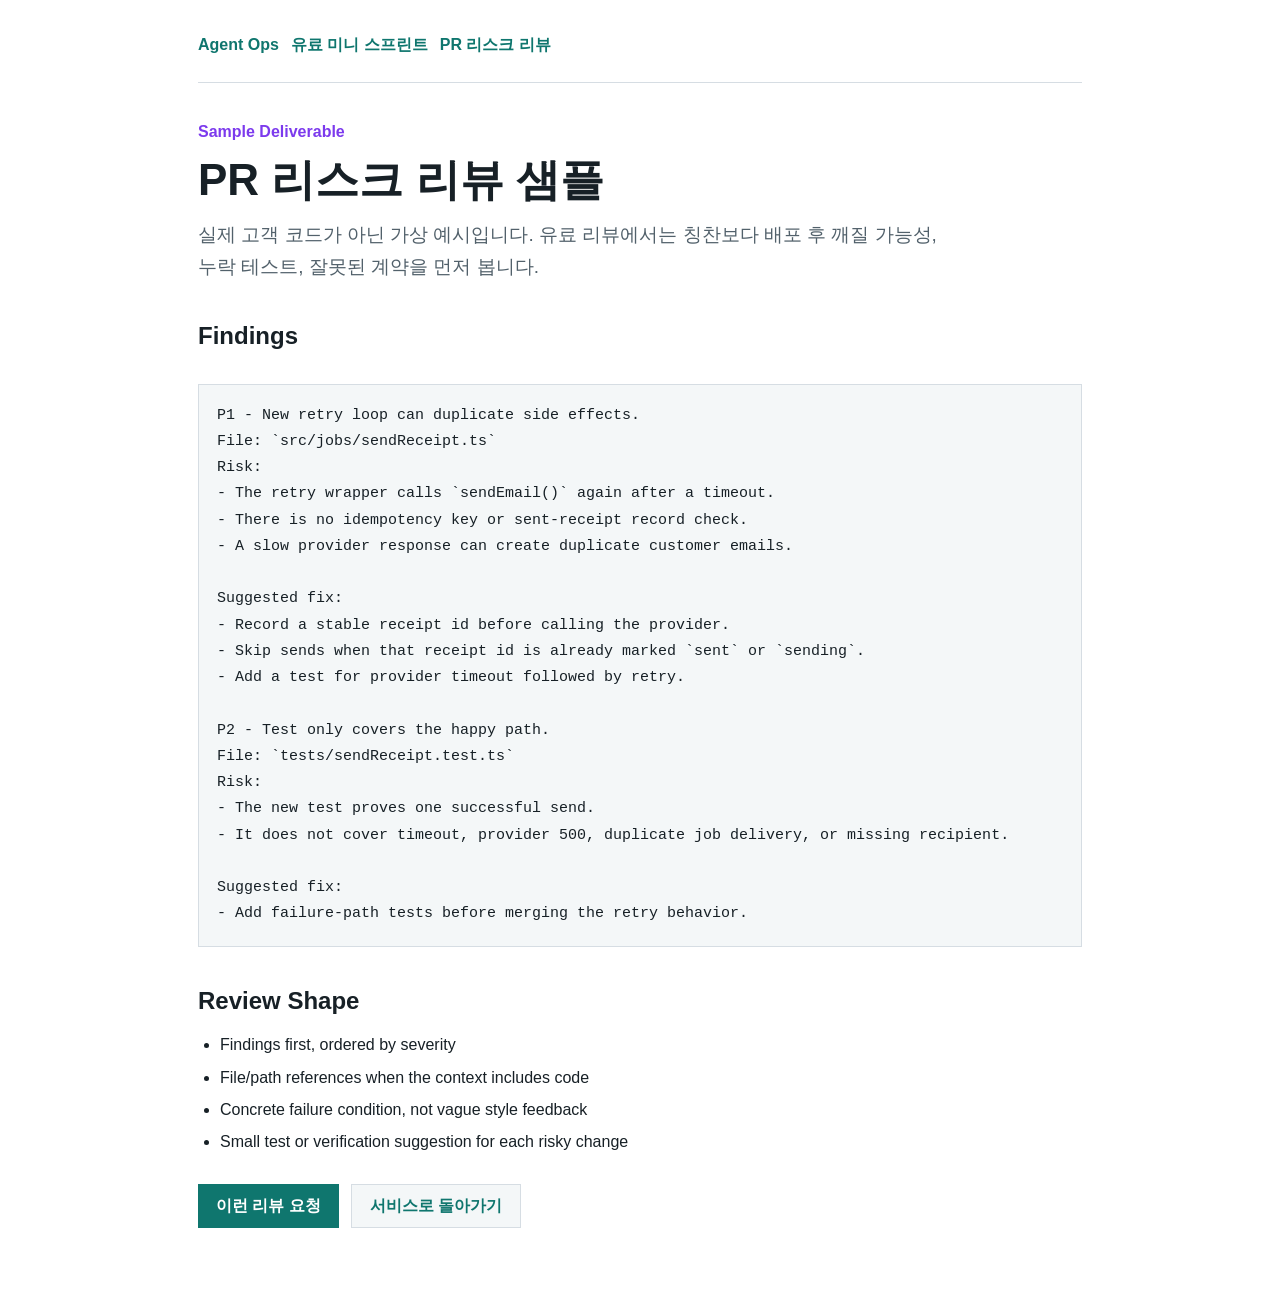
<file: pages/sample-pr-risk-review-deliverable.html>
<!doctype html>
<html lang="ko">
  <head>
    <meta charset="utf-8" />
    <meta name="viewport" content="width=device-width, initial-scale=1" />
    <meta
      name="description"
      content="유료 PR 리스크 리뷰 미니 스프린트에서 받을 수 있는 샘플 산출물."
    />
    <title>Sample PR Risk Review Deliverable</title>
    <link rel="canonical" href="https://mysubb01.github.io/agent-ops-command-pack-teaser/pages/sample-pr-risk-review-deliverable.html" />
    <link rel="stylesheet" href="../shared.css" />
  </head>
  <body>
    <main class="usecase">
      <nav class="topnav">
        <a href="../index.html">Agent Ops</a>
        <a href="../service.html">유료 미니 스프린트</a>
        <a href="pr-risk-review-service.html">PR 리스크 리뷰</a>
      </nav>
      <article>
        <p class="eyebrow">Sample Deliverable</p>
        <h1>PR 리스크 리뷰 샘플</h1>
        <p class="lead">
          실제 고객 코드가 아닌 가상 예시입니다. 유료 리뷰에서는 칭찬보다 배포 후 깨질 가능성, 누락 테스트, 잘못된 계약을 먼저 봅니다.
        </p>

        <h2>Findings</h2>
        <pre>P1 - New retry loop can duplicate side effects.
File: `src/jobs/sendReceipt.ts`
Risk:
- The retry wrapper calls `sendEmail()` again after a timeout.
- There is no idempotency key or sent-receipt record check.
- A slow provider response can create duplicate customer emails.

Suggested fix:
- Record a stable receipt id before calling the provider.
- Skip sends when that receipt id is already marked `sent` or `sending`.
- Add a test for provider timeout followed by retry.

P2 - Test only covers the happy path.
File: `tests/sendReceipt.test.ts`
Risk:
- The new test proves one successful send.
- It does not cover timeout, provider 500, duplicate job delivery, or missing recipient.

Suggested fix:
- Add failure-path tests before merging the retry behavior.</pre>

        <h2>Review Shape</h2>
        <ul>
          <li>Findings first, ordered by severity</li>
          <li>File/path references when the context includes code</li>
          <li>Concrete failure condition, not vague style feedback</li>
          <li>Small test or verification suggestion for each risky change</li>
        </ul>

        <div class="cta-row">
          <a class="button" href="https://github.com/mysubb01/agent-ops-command-pack-teaser/issues/new?template=paid-sprint.yml">이런 리뷰 요청</a>
          <a class="button secondary" href="../service.html">서비스로 돌아가기</a>
        </div>
      </article>
    </main>
  </body>
</html>
</file>
<file: shared.css>
:root {
  color-scheme: light;
  --ink: #172026;
  --muted: #52616b;
  --line: #d6dde3;
  --surface: #ffffff;
  --soft: #f4f7f8;
  --accent: #0f766e;
  --accent-2: #7c3aed;
  --focus: #2563eb;
}
* {
  box-sizing: border-box;
}
body {
  margin: 0;
  font-family: ui-sans-serif, "Avenir Next", "Segoe UI", sans-serif;
  color: var(--ink);
  background: var(--surface);
  line-height: 1.65;
}
a {
  color: inherit;
}
a:focus-visible {
  outline: 3px solid color-mix(in srgb, var(--focus) 28%, transparent);
  outline-offset: 3px;
}
.usecase {
  max-width: 920px;
  margin: 0 auto;
  padding: 32px 18px 64px;
}
.topnav {
  display: flex;
  gap: 12px;
  flex-wrap: wrap;
  padding-bottom: 24px;
  border-bottom: 1px solid var(--line);
}
.topnav a {
  text-decoration: none;
  font-weight: 760;
  color: var(--accent);
}
article {
  padding-top: 36px;
}
.eyebrow {
  margin: 0 0 10px;
  color: var(--accent-2);
  font-weight: 800;
}
h1 {
  margin: 0 0 16px;
  font-size: 44px;
  line-height: 1.08;
  letter-spacing: 0;
}
h2 {
  margin: 34px 0 12px;
  font-size: 24px;
}
.lead {
  margin: 0;
  max-width: 760px;
  color: var(--muted);
  font-size: 19px;
}
pre {
  margin: 28px 0 0;
  padding: 18px;
  border: 1px solid var(--line);
  background: var(--soft);
  white-space: pre-wrap;
  word-break: keep-all;
  overflow-wrap: anywhere;
  font-family: ui-monospace, "SFMono-Regular", Menlo, Consolas, monospace;
  font-size: 15px;
  line-height: 1.75;
}
ul {
  margin: 0;
  padding-left: 22px;
}
li + li {
  margin-top: 6px;
}
.cta-row {
  display: flex;
  flex-wrap: wrap;
  gap: 12px;
  margin-top: 28px;
}
.button {
  display: inline-flex;
  align-items: center;
  justify-content: center;
  min-height: 44px;
  padding: 0 18px;
  color: #fff;
  background: var(--accent);
  text-decoration: none;
  font-weight: 800;
}
.button.secondary {
  color: var(--accent);
  background: var(--soft);
  border: 1px solid var(--line);
}
@media (max-width: 640px) {
  h1 {
    font-size: 34px;
  }
  .lead {
    font-size: 17px;
  }
}
</file>
